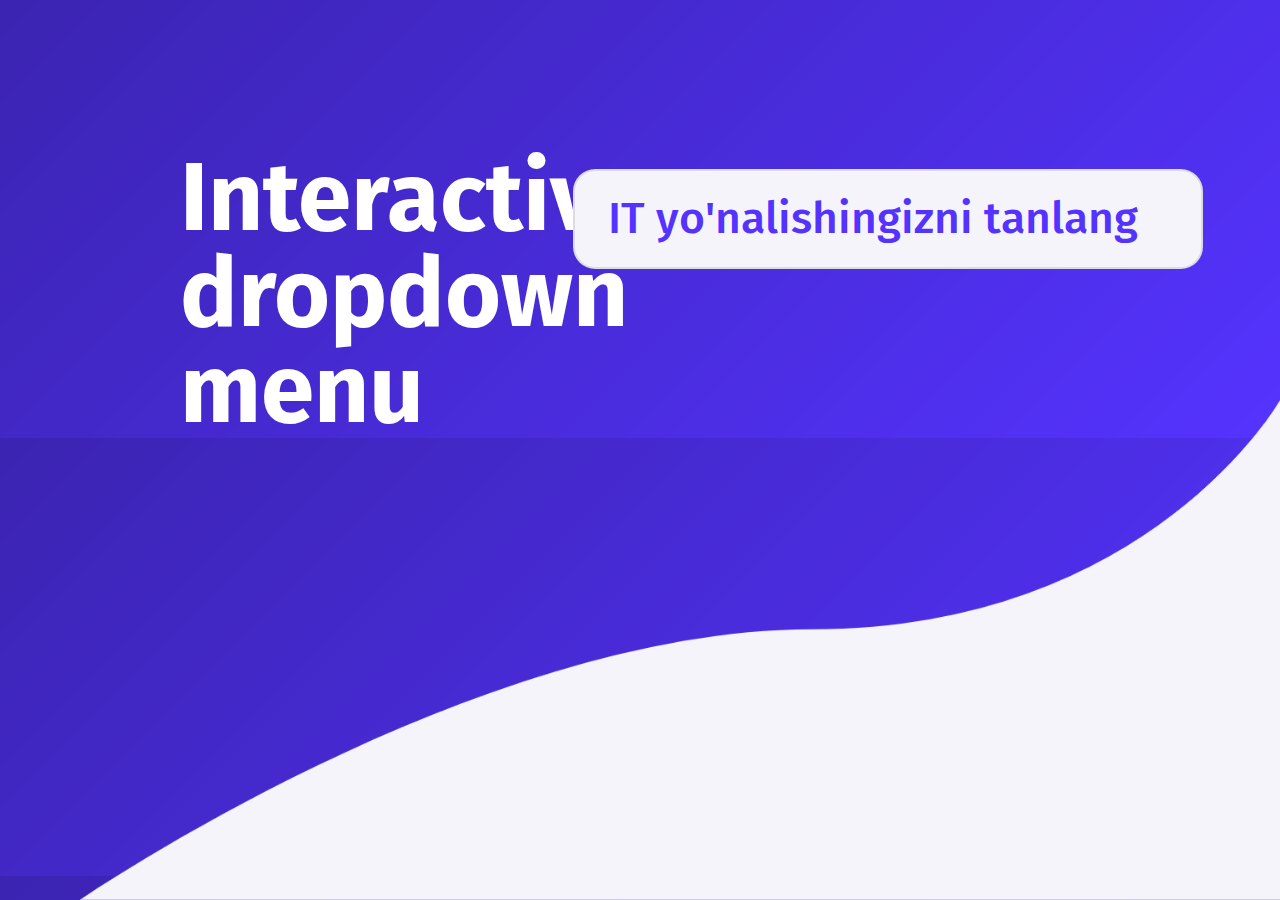
<file: 10ci dars/index.html>
<!DOCTYPE html>
<html lang="en">
<head>
    <meta charset="UTF-8">
    <meta name="viewport" content="width=device-width, initial-scale=1.0">
    <title>Document</title>
    <link rel="stylesheet" href="https://cdnjs.cloudflare.com/ajax/libs/font-awesome/6.6.0/css/all.min.css" integrity="sha512-Kc323vGBEqzTmouAECnVceyQqyqdsSiqLQISBL29aUW4U/M7pSPA/gEUZQqv1cwx4OnYxTxve5UMg5GT6L4JJg==" crossorigin="anonymous" referrerpolicy="no-referrer" />
    <link rel="stylesheet" href="style.css">
</head>
<body>
    <div class="container">
        <div class="content">
            <h1>
                Interactive dropdown menu 
            </h1>
        </div>
        <img src="./Rectangle 1.png" alt="">
        <div class="dropdown">
            <div class="dropdown-header">
                IT yo'nalishingizni tanlang<i class="fa-solid fa-chevron-down"></i>
            </div>
            <div class="dropdown-menu">

            </div>
        </div>
    </div>
</body>
</html>
</file>
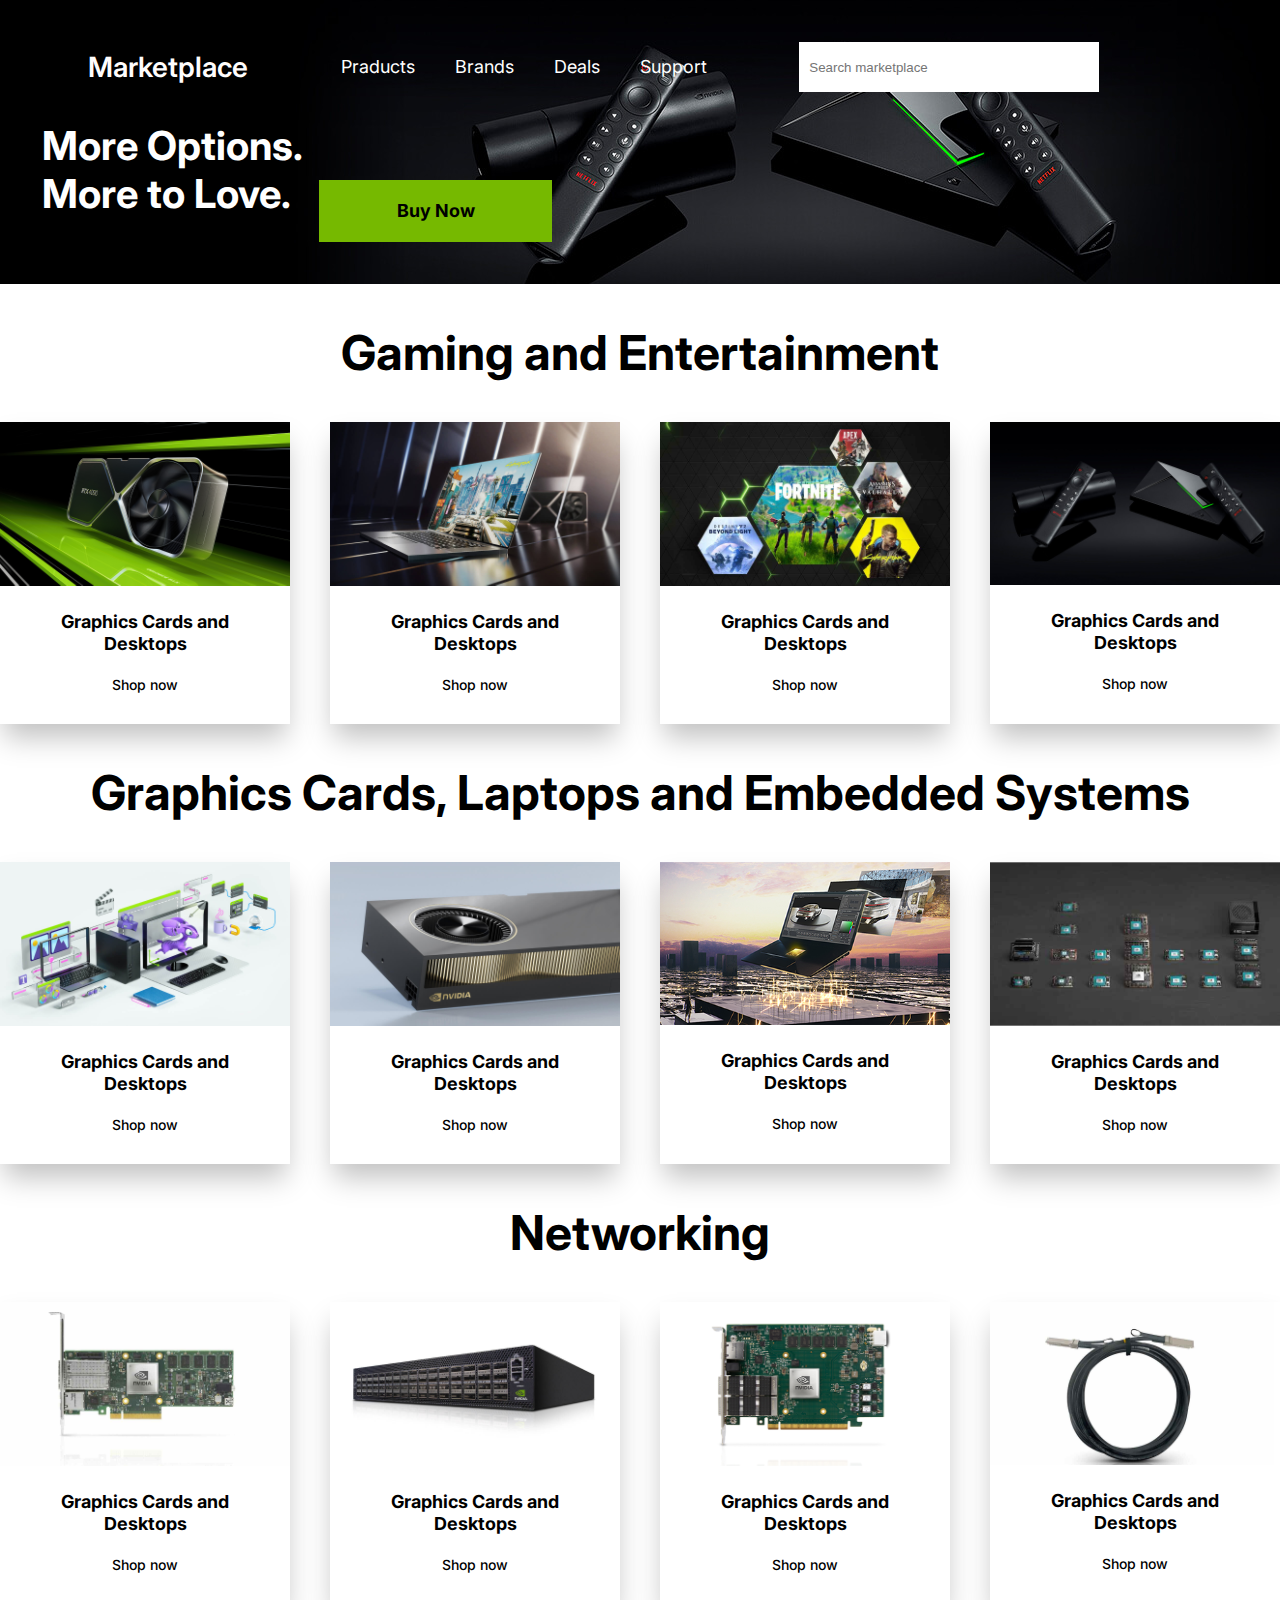
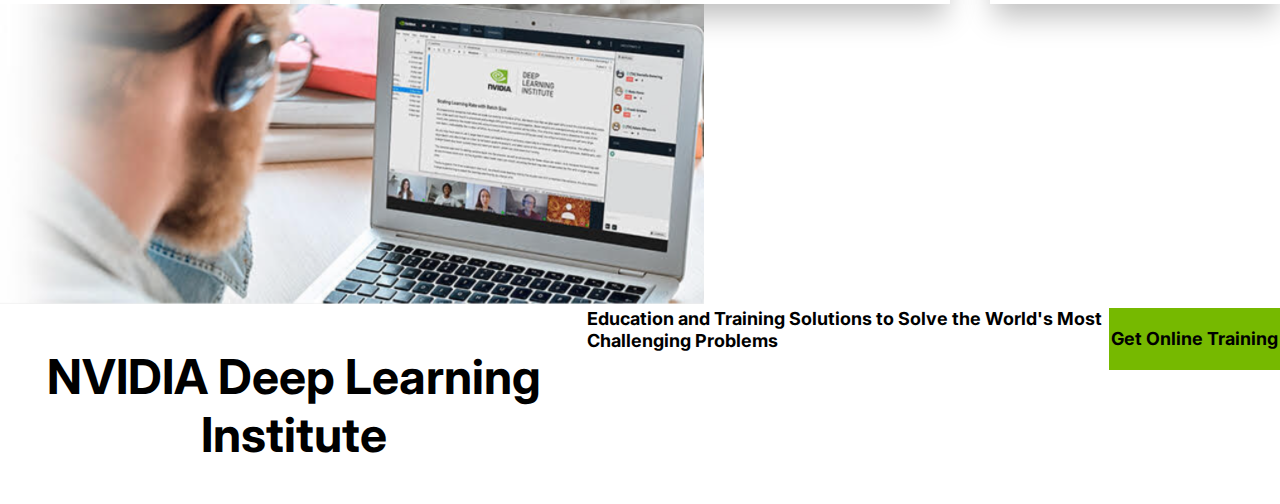
<file: 11ci dars/index.html>
<!DOCTYPE html>
<html lang="en">
<head>
    <meta charset="UTF-8">
    <meta name="viewport" content="width=, initial-scale=1.0">
    <title>Document</title>
    <link rel="stylesheet" href="https://cdnjs.cloudflare.com/ajax/libs/font-awesome/6.6.0/css/all.min.css" integrity="sha512-Kc323vGBEqzTmouAECnVceyQqyqdsSiqLQISBL29aUW4U/M7pSPA/gEUZQqv1cwx4OnYxTxve5UMg5GT6L4JJg==" crossorigin="anonymous" referrerpolicy="no-referrer" />
    <link rel="preconnect" href="https://fonts.googleapis.com">
<link rel="preconnect" href="https://fonts.gstatic.com" crossorigin>
<link href="https://fonts.googleapis.com/css2?family=Fira+Sans:ital,wght@0,100;0,200;0,300;0,400;0,500;0,600;0,700;0,800;0,900;1,100;1,200;1,300;1,400;1,500;1,600;1,700;1,800;1,900&family=Inter:ital,opsz,wght@0,14..32,100..900;1,14..32,100..900&family=Kanit:ital,wght@0,100;0,200;0,300;0,400;0,500;0,600;0,700;0,800;0,900;1,100;1,200;1,300;1,400;1,500;1,600;1,700;1,800;1,900&family=Open+Sans:ital,wght@0,300..800;1,300..800&family=Poppins:ital,wght@0,100;0,200;0,300;0,400;0,500;0,600;0,700;0,800;0,900;1,100;1,200;1,300;1,400;1,500;1,600;1,700;1,800;1,900&family=Roboto:ital,wght@0,100;0,300;0,400;0,500;0,700;0,900;1,100;1,300;1,400;1,500;1,700;1,900&family=Rubik:ital,wght@0,300..900;1,300..900&display=swap" rel="stylesheet">
    <link href="https://unpkg.com/aos@2.3.1/dist/aos.css" rel="stylesheet">
    <link rel="stylesheet" href="style.css">
</head>
<body>
   <header>
    <div class="container">
        <h2>Marketplace</h2>

        <nav>
            <a href="#">Praducts</a>
            <a href="#">Brands</a>
            <a href="#">Deals</a>
            <a href="#">Support</a>

        </nav>
        <input type="text" placeholder="Search marketplace"><i class="fa-solid fa-magnifying-glass" style="color: #8b8e92;"></i>
    </div>

    <div class="content">
        <h1>More Options. More to Love.</h1> 
            <button>Buy Now</button>
    </div>
   </header>

   <main>

    <section id="hero">

        <h3>Gaming and Entertainment</h3>

        <div class="container">
            
           <div class="card-content">
            <div class="card1">

                <div class="card-img">
                    <img src="./img/card1 1.png" alt="">
                </div>

                <div class="card-tittle">
                    Graphics Cards and Desktops
                </div>

                <div class="cardbtn">
                    Shop now 
                </div>

            </div>

            <div class="card1">

                <div class="card-img">
                    <img src="./img/card2 1.png" alt="">
                </div>

                <div class="card-tittle">
                    Graphics Cards and Desktops
                </div>

                <div class="cardbtn">
                    Shop now 
                </div>

            </div>

            <div class="card1">

                <div class="card-img">
                    <img src="./img/card3 1.png" alt="">
                </div>

                <div class="card-tittle">
                    Graphics Cards and Desktops
                </div>

                <div class="cardbtn">
                    Shop now 
                </div>

            </div>

            <div class="card1">

                <div class="card-img">
                    <img src="./img/card4 1.png" alt="">
                </div>

                <div class="card-tittle">
                    Graphics Cards and Desktops
                </div>

                <div class="cardbtn">
                    Shop now 
                </div>

            </div>

           </div>

        </div>
    </section>

    <!-- 1ci section tugadi -->

    <section id="ikki">

        <h3>Graphics Cards, Laptops and Embedded Systems</h3>

        <div class="container">

            <div class="card-content">
                <div class="card1">
    
                    <div class="card-img">
                        <img src="./img/card5 1.png" alt="">
                    </div>
    
                    <div class="card-tittle">
                        Graphics Cards and Desktops
                    </div>
    
                    <div class="cardbtn">
                        Shop now 
                    </div>
    
                </div>
    
                <div class="card1">
    
                    <div class="card-img">
                        <img src="./img/card6 1.png" alt="">
                    </div>
    
                    <div class="card-tittle">
                        Graphics Cards and Desktops
                    </div>
    
                    <div class="cardbtn">
                        Shop now 
                    </div>
    
                </div>
    
                <div class="card1">
    
                    <div class="card-img">
                        <img src="./img/card7 1.png" alt="">
                    </div>
    
                    <div class="card-tittle">
                        Graphics Cards and Desktops
                    </div>
    
                    <div class="cardbtn">
                        Shop now 
                    </div>
    
                </div>
    
                <div class="card1">
    
                    <div class="card-img">
                        <img src="./img/card8 1.png" alt="">
                    </div>
    
                    <div class="card-tittle">
                        Graphics Cards and Desktops
                    </div>
    
                    <div class="cardbtn">
                        Shop now 
                    </div>
    
                </div>
    
               </div>

        </div>

    </section>

    <!-- 2ci section tugadi -->

    <section id="uch">

        <h3>Networking</h3>
        
        <div class="container">
            
            <div class="card-content">
                <div class="card1">
    
                    <div class="card-img">
                        <img src="./img/card9 1.png" alt="">
                    </div>
    
                    <div class="card-tittle">
                        Graphics Cards and Desktops
                    </div>
    
                    <div class="cardbtn">
                        Shop now 
                    </div>
    
                </div>
    
                <div class="card1">
    
                    <div class="card-img">
                        <img src="./img/card91 1.png" alt="">
                    </div>
    
                    <div class="card-tittle">
                        Graphics Cards and Desktops
                    </div>
    
                    <div class="cardbtn">
                        Shop now 
                    </div>
    
                </div>
    
                <div class="card1">
    
                    <div class="card-img">
                        <img src="./img/card92 1.png" alt="">
                    </div>
    
                    <div class="card-tittle">
                        Graphics Cards and Desktops
                    </div>
    
                    <div class="cardbtn">
                        Shop now 
                    </div>
    
                </div>
    
                <div class="card1">
    
                    <div class="card-img">
                        <img src="./img/card93 1.png" alt="">
                    </div>
    
                    <div class="card-tittle">
                        Graphics Cards and Desktops
                    </div>
    
                    <div class="cardbtn">
                        Shop now 
                    </div>
    
                </div>
    
               </div>

        </div>

    </section>

   </main>

   <footer>
    
    <div class="container">
        <img src="./img/computer 1.png" alt="">

        <div class="content">
            <h3>NVIDIA Deep 
                Learning Institute</h3>

                <p>Education and Training Solutions to Solve the
                    World's Most Challenging Problems</p>

                    <button>Get Online Training</button>
        </div>

    </div>

   </footer>

</body>
</html>
</file>
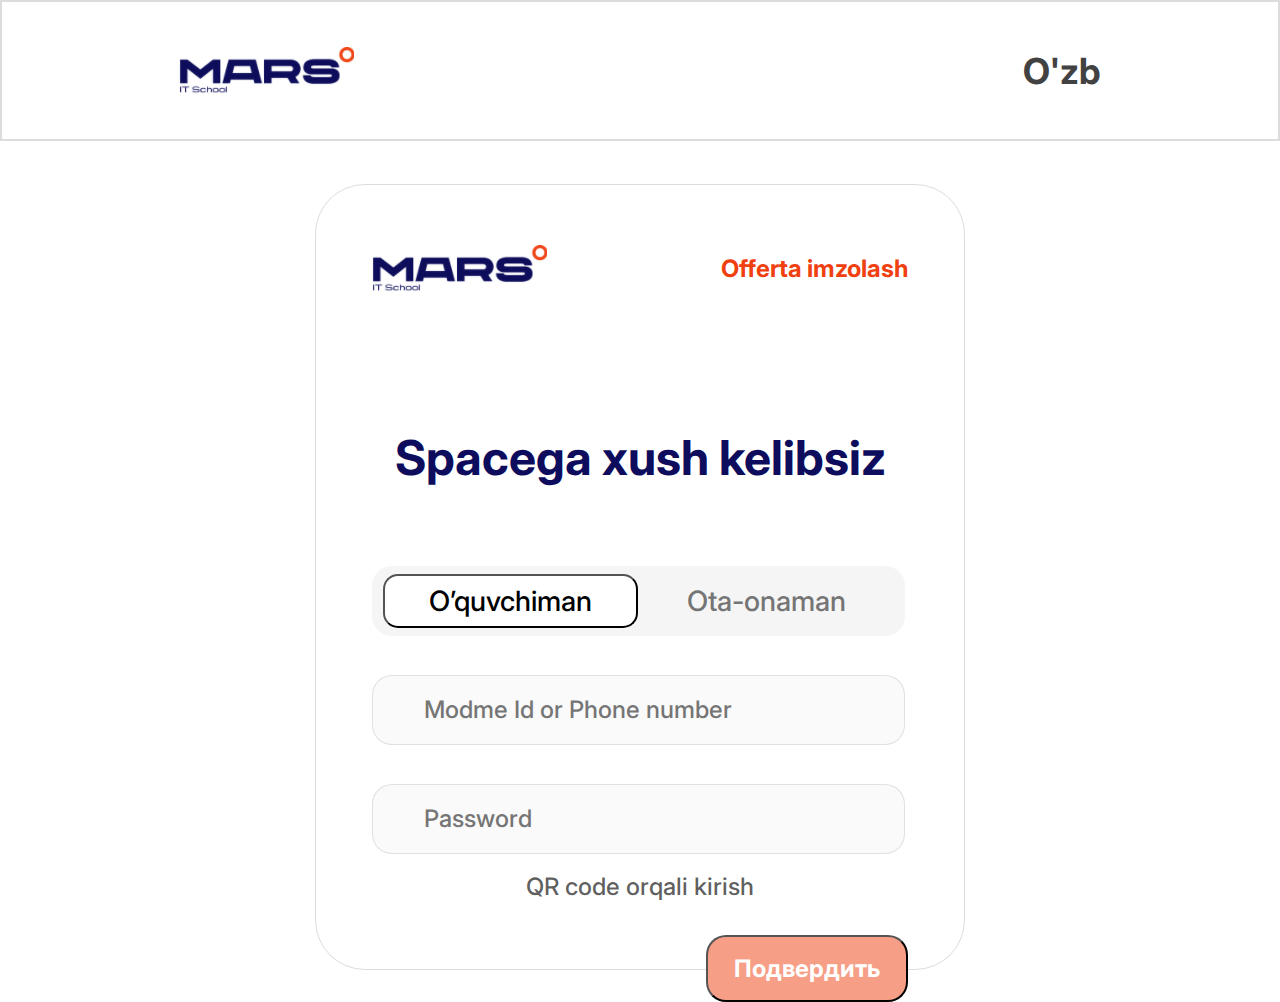
<file: 1ci dars/index.html>
<!DOCTYPE html>
<html lang="en">
<head>
    <meta charset="UTF-8">
    <meta name="viewport" content="width=device-width, initial-scale=1.0">
    <title>Document</title>
    <link rel="stylesheet" href="./style.css">
</head>
<link rel="stylesheet" href="https://cdnjs.cloudflare.com/ajax/libs/font-awesome/6.6.0/css/all.min.css" integrity="sha512-Kc323vGBEqzTmouAECnVceyQqyqdsSiqLQISBL29aUW4U/M7pSPA/gEUZQqv1cwx4OnYxTxve5UMg5GT6L4JJg==" crossorigin="anonymous" referrerpolicy="no-referrer" />
<body>
    <header>
        <div class="container">
            <img src="image 2 (4).png" alt="">
            <nav>
                <i class="fa-solid fa-globe"></i>
                <a href="#">O'zb</a>
            </nav>

        </div>
    </header>
    <main>
        <section id="hero">
            <div class="container">
                <div class="box">
                    <div class="box_header">
                        <img src="image 2 (4).png" alt="">
                        <a href="#">Offerta imzolash   <i class="fa-solid fa-right-from-bracket"></i> </a>
                        
                    </div>
                    <h2>Spacega xush kelibsiz</h2>
                        <div class="ota-ona">
                            <button>O’quvchiman</button>
                            <p>Ota-onaman</p>
                        </div>
                        <div class="input">
                            <input type="text" placeholder="Modme Id or Phone number">
                        </div>
                        <div class="input2">
                            <input type="tel" placeholder="Password">
                        </div>
                        <div class="p">
                            <p>QR code orqali kirish</p>
                        </div>
                        <div class="botton">
                            <button>Подвердить</button>
                        </div>
                    </div>
                </div>
            </div>
        </section>
    </main>
</body>
</html>
</file>
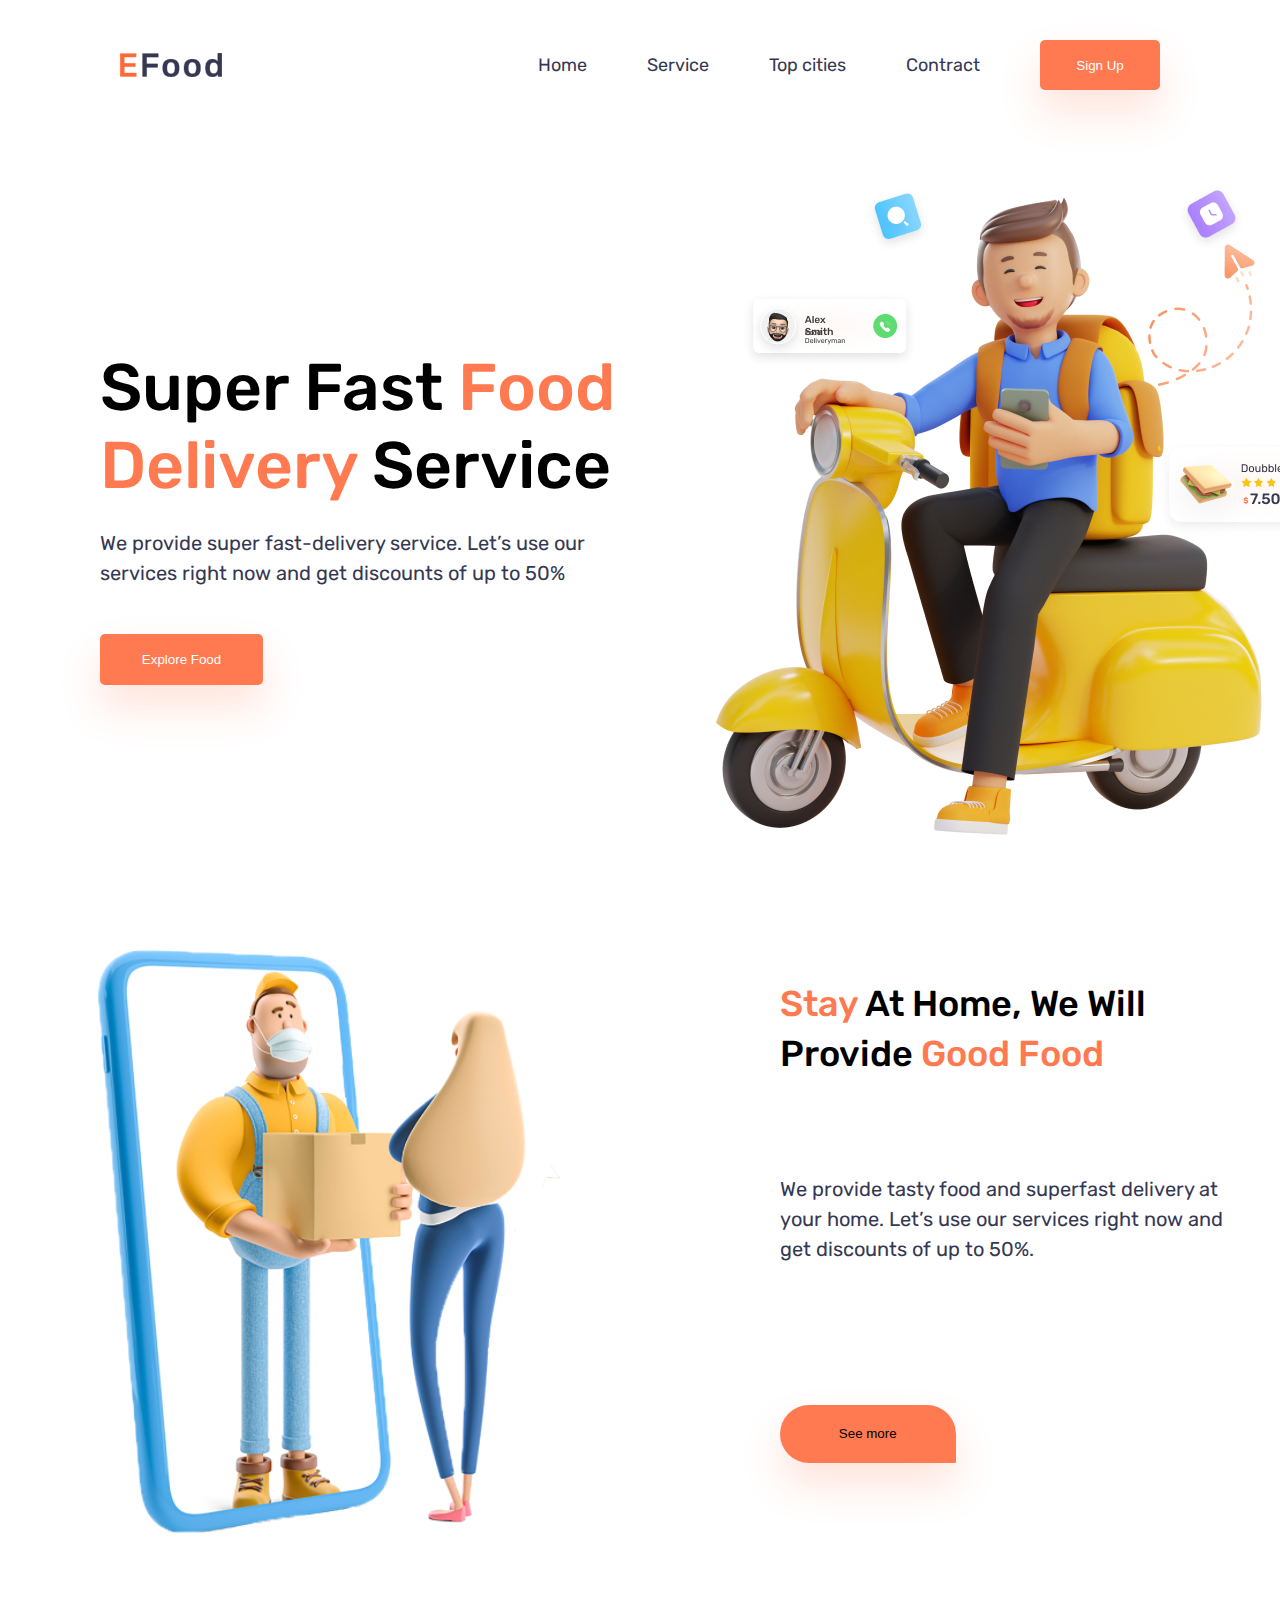
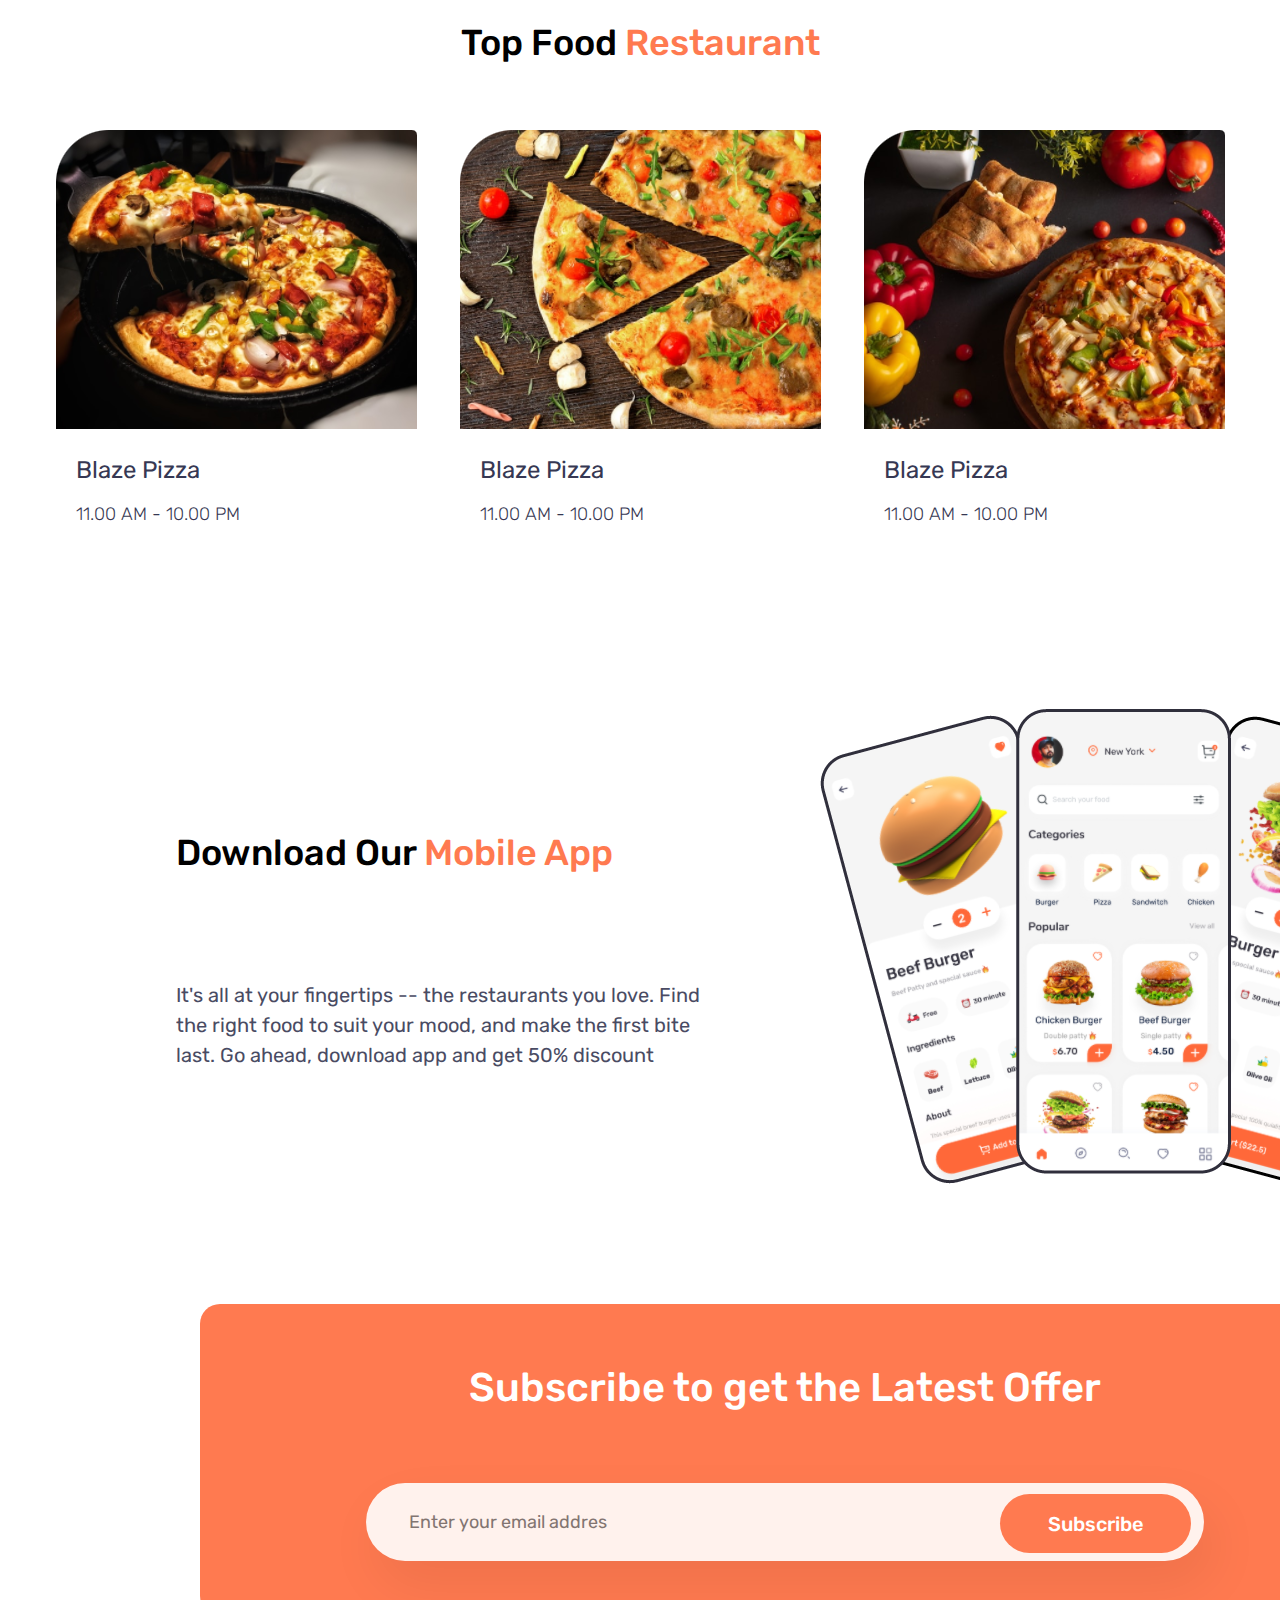
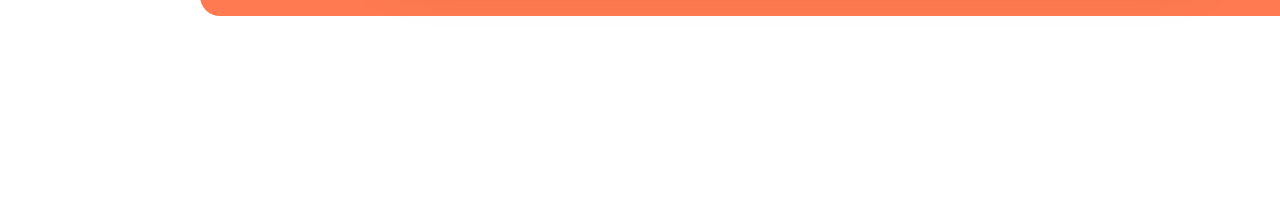
<file: 2ci dars/index.html>
<!DOCTYPE html>
<html lang="en">
<head>
    <meta charset="UTF-8">
    <meta name="viewport" content="width=device-width, initial-scale=1.0">
    <title>Document</title>
    <link rel="stylesheet" href="./style.css">
</head>
<body>
    <header>
        <div class="container">
            <img src="img/EFood.png" alt="">
            <nav>
                <a href="#">Home</a>

                <a href="#">Service</a>

                <a href="#">Top cities</a>

                <a href="#">Contract</a>

                <button>Sign Up</button>
            </nav>
            
        </div>
    </header>
    <main>
        <section id="hero">
            <div class="container">
               <div class="content">
                <h1>Super Fast <span>Food Delivery</span> Service</h1>
                <p>We provide super fast-delivery service. Let’s use our services right now and get discounts of up to 50%
                    <button>Explore Food</button>
                </p>
               </div>
                <img src="img/Group 36208 1.png" alt="">
            </div>
        </section>

        <section id="flex">

                <div class="container">

                        <div class="flex-content">

                                <div class="flex-left">
                                    <img src="img/food delivery 4.png" alt="">
                                </div>

                                <div class="flex-right">

                                        <div class="title">
                                            <span>Stay</span> at home, we will Provide <span>good food</span>
                                        </div>

                                        <div class="text">
                                            We provide tasty food and superfast delivery at your home.  Let’s use our services right now and get discounts of up to 50%.
                                        </div>

                                        <div class="btn">
                                            <button>See more</button>
                                        </div>

                                </div>

                        </div>

                </div>

        </section>
        <section id="tilla">
            <div class="container">
                <h2>Top Food <span>Restaurant</span></h2>

                    <div class="food-content">

                            <div class="card-1">

                                    <div class="card-img">
                                        <img src="img/Rectangle 53.png" alt="">
                                    </div>

                                    <div class="card-title">
                                        Blaze Pizza
                                    </div>

                                    <div class="icon-content">

                                            <div class="time">
                                                11.00 AM - 10.00 PM
                                            </div>


                                    </div>

                            </div>

                            <div class="card-1">

                                <div class="card-img">
                                    <img src="img/Rectangle 53 (1).png" alt="">
                                </div>

                                <div class="card-title">
                                    Blaze Pizza
                                </div>

                                <div class="icon-content">

                                        <div class="time">
                                            11.00 AM - 10.00 PM
                                        </div>


                                </div>

                        </div>
                        
                        <div class="card-1">

                            <div class="card-img">
                                <img src="img/Rectangle 53 (2).png" alt="">
                            </div>

                            <div class="card-title">
                                Blaze Pizza
                            </div>

                            <div class="icon-content">

                                    <div class="time">
                                        11.00 AM - 10.00 PM
                                    </div>


                            </div>

                    </div>

                    </div>

            </div>
        </section>

        <section id="mobile">

            <div class="container">

                <div class="promax">

                    <div class="leftt">
                        <h2>Download  Our <span>Mobile App</span></h2>

                        <p>It's all at your fingertips -- the restaurants you love. Find the right food to suit your mood, and make the first bite last. Go ahead, download app and get 50% discount
        
                        </p>
                    </div>

                    <div class="right">
                        <img src="img/Group 170.png" alt="">
                    </div>


                </div>
            </div>
            
        </section>

    </main>

    <footer>
        <div class="container">
            <div class="offer">
                <h2>Subscribe to get the Latest Offer</h2>

                    <div class="inp-1">
                        <input type="text" placeholder="Enter your email addres">
                    </div>
                    <div class="knopka">
                        <button>Subscribe</button>
                    </div>

            </div>
        </div>
    </footer>
</body>
</html>
</file>
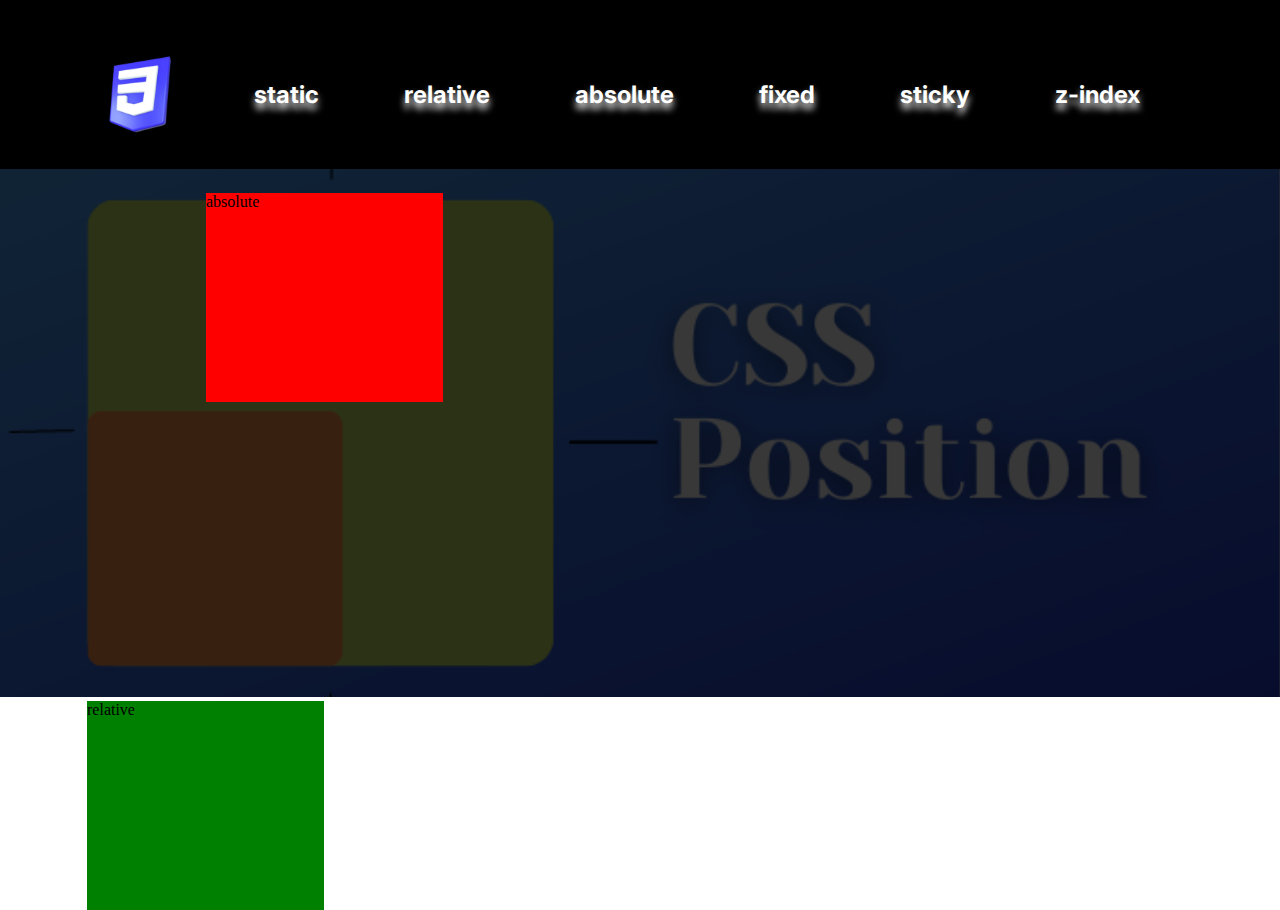
<file: 3ci dars/index.html>
<!DOCTYPE html>
<html lang="en">
<head>
    <meta charset="UTF-8">
    <meta name="viewport" content="width=device-width, initial-scale=1.0">
    <title>Document</title>
    <link rel="stylesheet" href="./style.css">
</head>
<body>
    <header>
        <div class="container">
            <img src="./img/image 1 (1).svg" alt="">

            <nav>
                <a href="#">static  </a>

                <a href="#">relative </a>

                <a href="#">absolute </a>

                <a href="#">fixed </a>

                <a href="#">sticky </a>

                <a href="#">z-index</a>
            </nav>

        </div>
    </header>

    <main>
        <section id="bir">
            <img src="./img/Rectangle 2 (1).svg" alt="">
            <div class="container">
                <div class="box">
                    <div class="yashil">
                        relative
                    </div>
                    <div class="qizil">
                        absolute
                    </div>
                </div>

            </div>
        </section>
    </main>
</body>
</html>
</file>
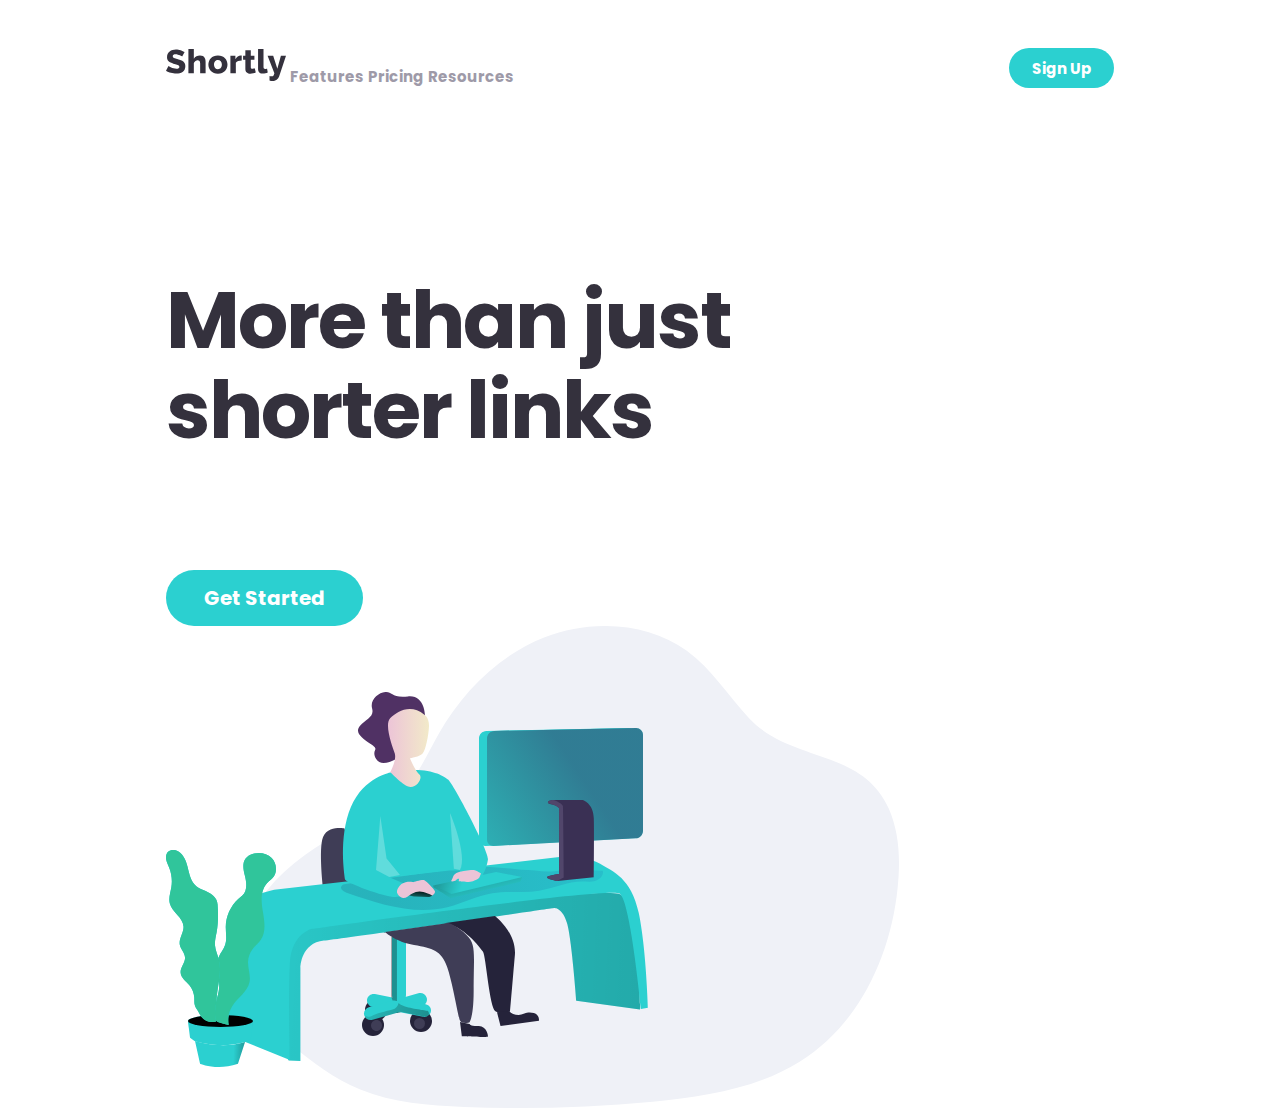
<file: 4ci dars/index.html>
<!DOCTYPE html>
<html lang="en">
<head>
    <meta charset="UTF-8">
    <meta name="viewport" content="width=device-width, initial-scale=1.0">
    <title>Document</title><link rel="stylesheet" href="./style.css">
</head>
<body>
    <header>
        <div class="container">
            <nav>
                <img src="./img/logo (4).svg" alt="">

                <a href="#">Features</a>

                <a href="#">Pricing</a>

                <a href="#">Resources</a>
            </nav>

            <button>Sign Up</button>
            
        </div>

    </header>
    
    <main>

        <section id="hero">

            <div class="container">

                <div class="content">
                    <h1>
                        More than just shorter links
                    </h1>

                    <button>Get Started</button>

                </div>

                <img src="img/hero-bg (1).svg" alt="">

            </div>

        </section>

    </main>

</body>
</html>
</file>
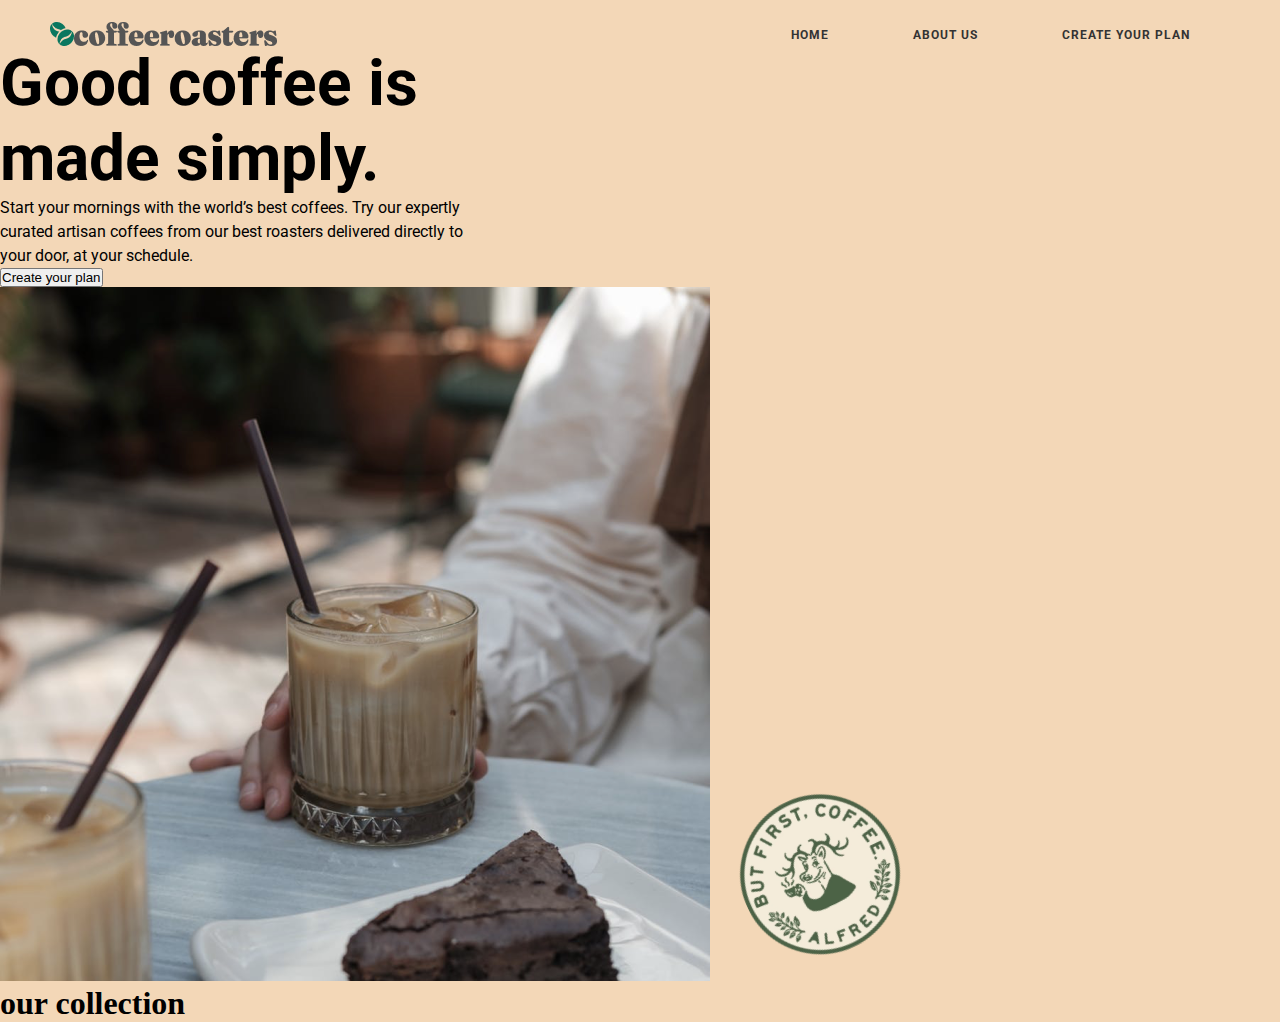
<file: 6ci dars/index.html>
<!DOCTYPE html>
<html lang="en">
<head>
    <meta charset="UTF-8">
    <meta name="viewport" content="width=device-width, initial-scale=1.0">
    <title>Document</title>
    <link rel="stylesheet" href="./style.css">
</head>
<body>
    <div class="bruh">
        <header>
            <div class="container">
                <img src="img/Group 3614.png" alt="">
    
                <nav>
                    <a href="#">HOME</a>
    
                    <a href="./about.html">ABOUT US</a>
    
                    <a href="#">CREATE YOUR PLAN</a>
                </nav>
    
            </div>
        </header>
    
        <main>
            <section id="hero">
                <div class="container">
                    <div class="left">
                        <h1>Good coffee 
                        is made simply.</h1>
                        <p>
                            Start your mornings with the world’s best coffees. Try our expertly curated artisan coffees from our best roasters delivered directly to your door, at your schedule.
                        </p>
                        <button>Create your plan</button>
                    </div>
                    <div class="right">
                        <img src="img/Rectangle 679.png" alt="">
                        <img src="img/image 40.svg" alt="">
                    </div>
                </div>
            </section>
            <section id="ikki">
                <div class="container">
                    <h1>our collection</h1>
                </div>
            </section>
        </main>
    </div>

</body>
</html>
</file>
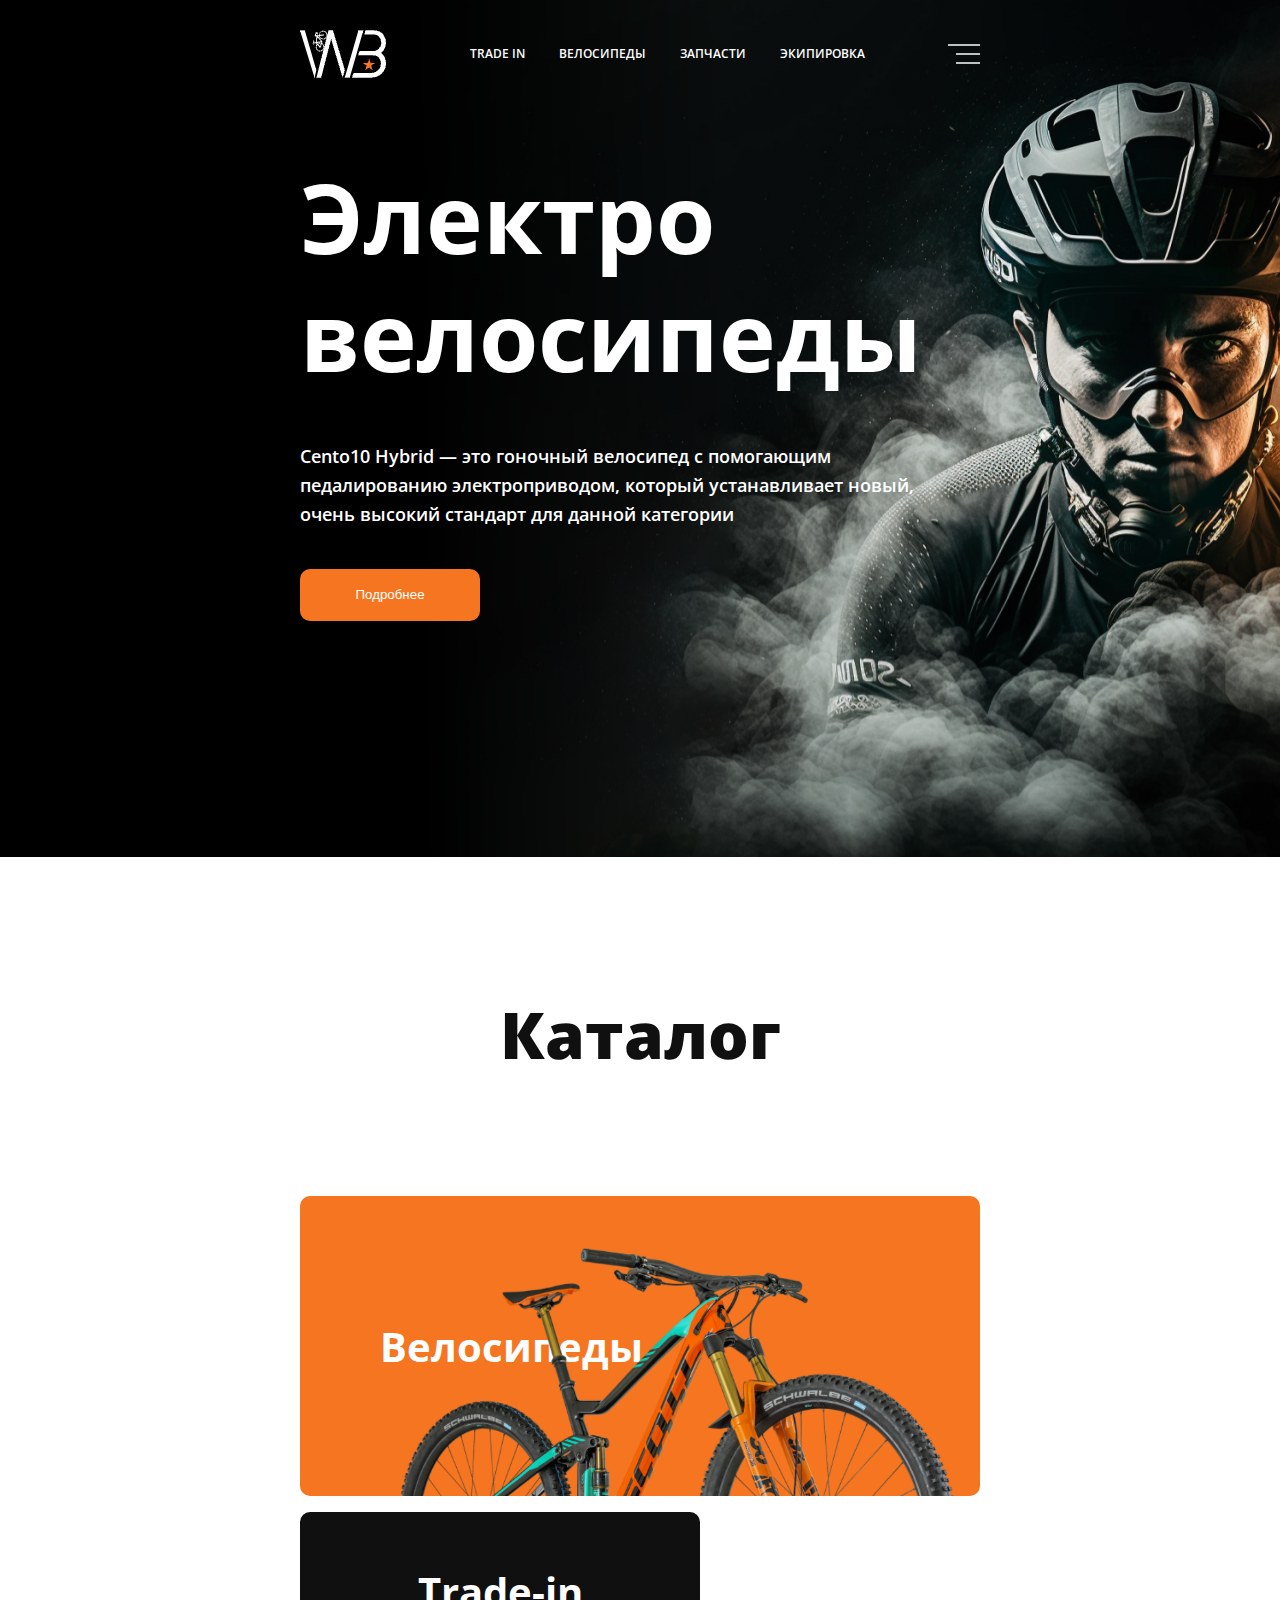
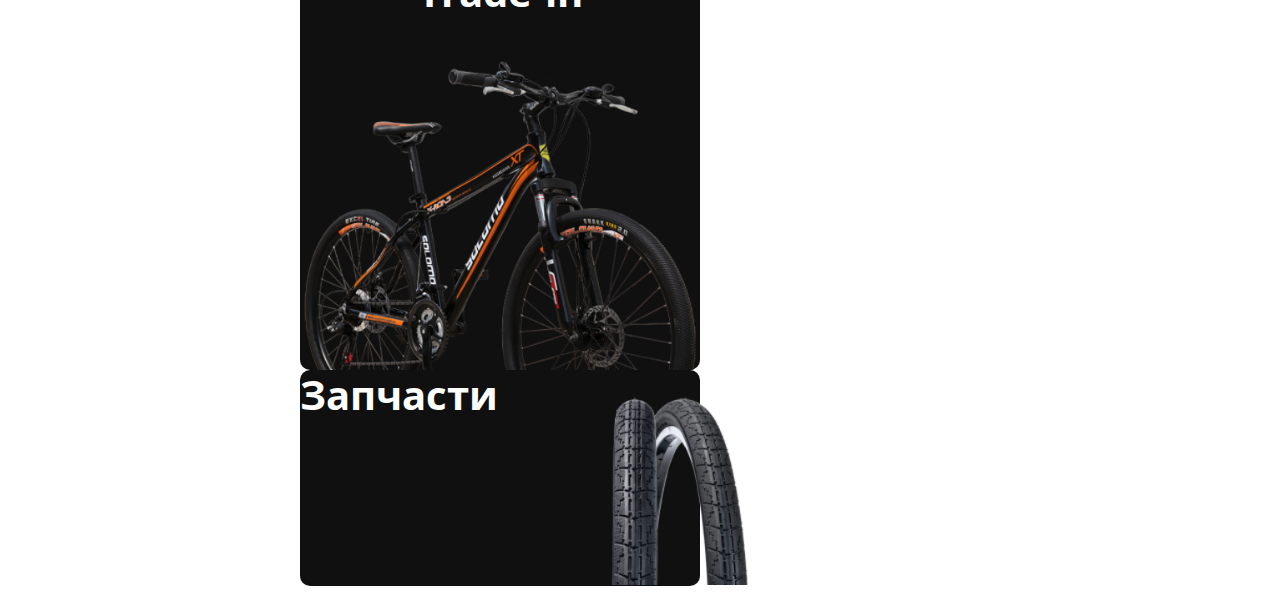
<file: 8ci dars/index.html>
<!DOCTYPE html>
<html lang="en">
<head>
    <meta charset="UTF-8">
    <meta name="viewport" content="width=device-width, initial-scale=1.0">
    <title>Document</title>
    <link rel="stylesheet" href="./style.css">
</head>
<body>
    <header>
        <div class="container">
            <img src="./img/Слой 2.png" alt="">

            <nav>
                <a href="#">Trade In</a>
                <a href="#">Велосипеды</a>
                <a href="#">Запчасти</a>
                <a href="#">Экипировка</a>

            </nav>

            <img src="./img/Frame 62.png" alt="">

        </div>
        <div class="content">
            <h1>Электро велосипеды</h1>
            <p>Cento10 Hybrid — это гоночный велосипед с помогающим педалированию электроприводом, который устанавливает новый, очень высокий стандарт для данной категории</p>
            <button>Подробнее</button>
        </div>
    </header>
    <main>
        <section id="catalog">
            <div class="container">
                <h2>Каталог</h2>
                <div class="blok1">
                    <h3>Велосипеды</h3>
                    <img width="600px" src="./img/pngwing.png" alt="">
                </div>
                <div class="blok2">
                    <div class="left">
                        <h4>Trade-in</h4>
                        <img width="420px" src="./img/pngwing 2.png" alt="">
                    </div>
                </div>
                <div class="box">
                    <div class="right">
                        <div class="box1">
                            <h4>Запчасти</h4>
                            <img width="200px" src="./img/pngwing (1).png" alt="">
                        </div>
                        
                    </div>
                </div>
            </div>
        </section>
    </main>
</body>
</html>
</file>
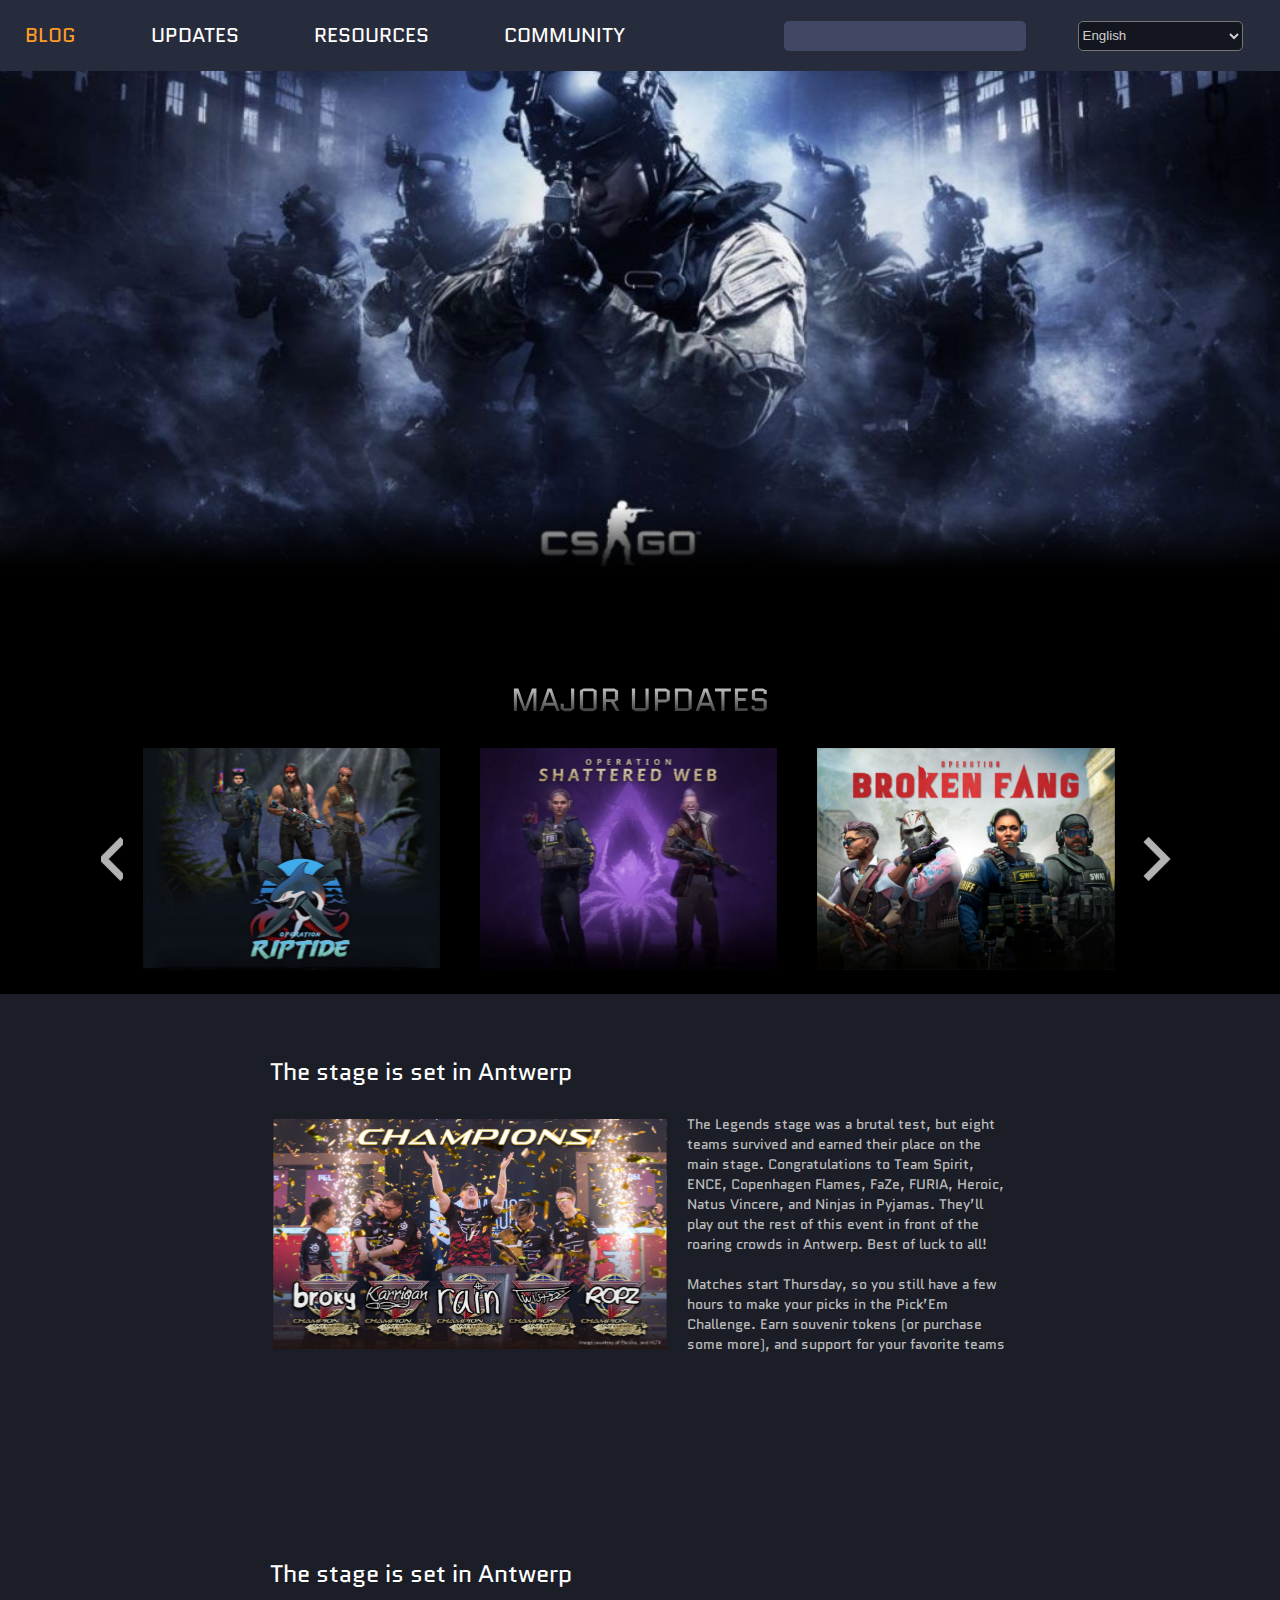
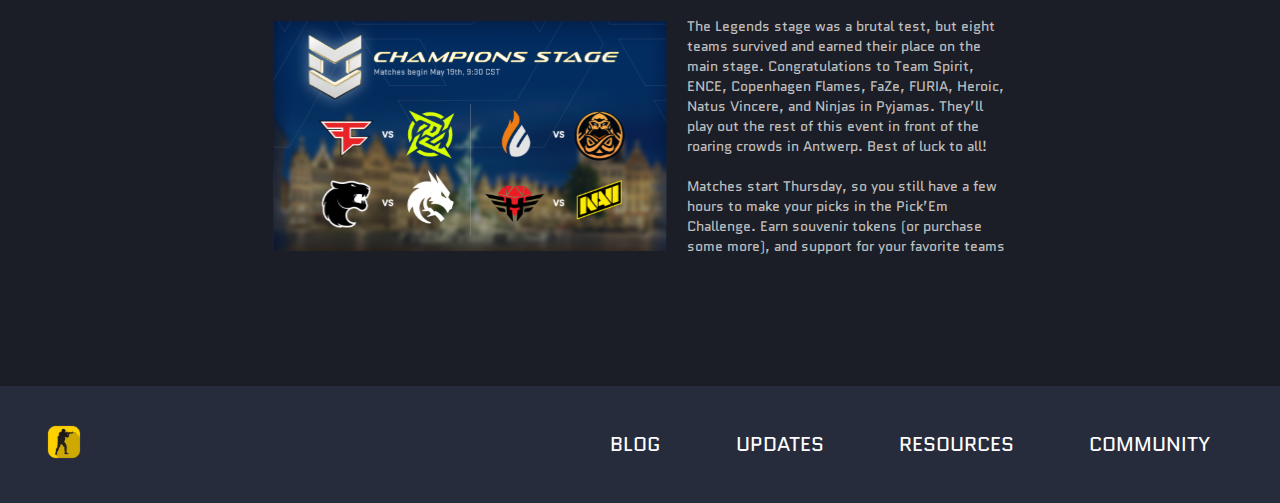
<file: exam/index.html>
<!DOCTYPE html>
<html lang="en">
<head>
    <meta charset="UTF-8">
    <meta name="viewport" content="width=device-width, initial-scale=1.0">
    <title>Document</title>
    <link rel="stylesheet" href="https://cdnjs.cloudflare.com/ajax/libs/font-awesome/6.7.0/css/all.min.css" integrity="sha512-9xKTRVabjVeZmc+GUW8GgSmcREDunMM+Dt/GrzchfN8tkwHizc5RP4Ok/MXFFy5rIjJjzhndFScTceq5e6GvVQ==" crossorigin="anonymous" referrerpolicy="no-referrer" />
    <link rel="stylesheet" href="style.css">
</head>
<body>
    <header>
        <div class="container">
            <nav>
                <a href="#">BLOG</a>
                <a href="#">UPDATES</a>
                <a href="#">RESOURCES</a>
                <a href="#">COMMUNITY</a>
            </nav>
            <div class="blok">
                <input type="text"><i class="fa-solid fa-magnifying-glass" style="color: #c7c9cc;"></i>
            <select name="" id="dropdown">
                <option value="" selected>English</option>
                <option value="">Russian</option>
                <option value="">Uzbekistan</option>
            </select>
            </div>
        </div>
    </header>

    <main>
        <section id="bir">
            <div class="container">
                <img src="./img/Bg.svg" alt="">
            </div>
        </section>

        <!-- 1ci section tugadi -->

        <section id="ikki">
            <div class="container">
                <h2>
                    MAJOR UPDATES
                </h2>

                <div class="section-content">

                    <div class="ikki-icon">
                        <img src="./img/slider button 2.svg" alt="">
                    </div>

                    <div class="ikki-img">
                        <img src="./img/facebook 1.svg" alt="">
                    </div>

                    <div class="ikk-img">
                        <img src="./img/shatteredweb_blog_image 1.svg" alt="">
                    </div>

                    <div class="ikk-img">
                        <img src="./img/bf_blog_image 1.svg" alt="">
                    </div>

                    <div class="ikki-icon">
                        <img src="./img/slider button 1.svg" alt="">
                    </div>

                </div>

            </div>
        </section>

        <!-- 2ci section tugadi -->

        <section id="uch">
            <div class="container">
                <div class="uch-content">

                    <div class="uch-left">

                        
                <div class="uch-title">
                    The stage is set in Antwerp
                </div>

                        <div class="uch-img">
                            <img height="230" width="400" src="img/antwerp2022_champions_stickers 1 (2).svg" alt="">
                        </div>


                    </div>

                    <div class="uch-right">
                        
                        <div class="uch-text">
                            The Legends stage was a brutal test, but eight teams survived and earned their place on the main stage. Congratulations to Team Spirit, ENCE, Copenhagen Flames, FaZe, FURIA, Heroic, Natus Vincere, and Ninjas in Pyjamas. They’ll play out the rest of this event in front of the roaring crowds in Antwerp. Best of luck to all! <br> <br>

                            Matches start Thursday, so you still have a few hours to make your picks in the Pick’Em Challenge. Earn souvenir tokens (or purchase some more), and support for your favorite teams</div>
                    </div>

                </div>

                <div class="uch-content1">

                    <div class="uch-left">

                        
                <div class="uch-title">
                    The stage is set in Antwerp
                </div>

                        <div class="uch-img">
                            <img height="230" width="400" src="img/antwerp2022_champions_stickers 1 (1).svg" alt="">
                        </div>


                    </div>

                    <div class="uch-right">
                        
                        <div class="uch-text">
                            The Legends stage was a brutal test, but eight teams survived and earned their place on the main stage. Congratulations to Team Spirit, ENCE, Copenhagen Flames, FaZe, FURIA, Heroic, Natus Vincere, and Ninjas in Pyjamas. They’ll play out the rest of this event in front of the roaring crowds in Antwerp. Best of luck to all! <br> <br>

                            Matches start Thursday, so you still have a few hours to make your picks in the Pick’Em Challenge. Earn souvenir tokens (or purchase some more), and support for your favorite teams</div>
                    </div>

                </div>

            </div>
        </section>

    </main>

    <footer>
        <div class="container">
            <div class="footer-content">
                <img src="./img/image 1.svg" alt="">
            </div>
            <nav>
                <a href="#">BLOG</a>
                <a href="#">UPDATES</a>
                <a href="#">RESOURCES</a>
                <a href="#">COMMUNITY</a>
            </nav>
        </div>
    </footer>

</body>
</html>
</file>
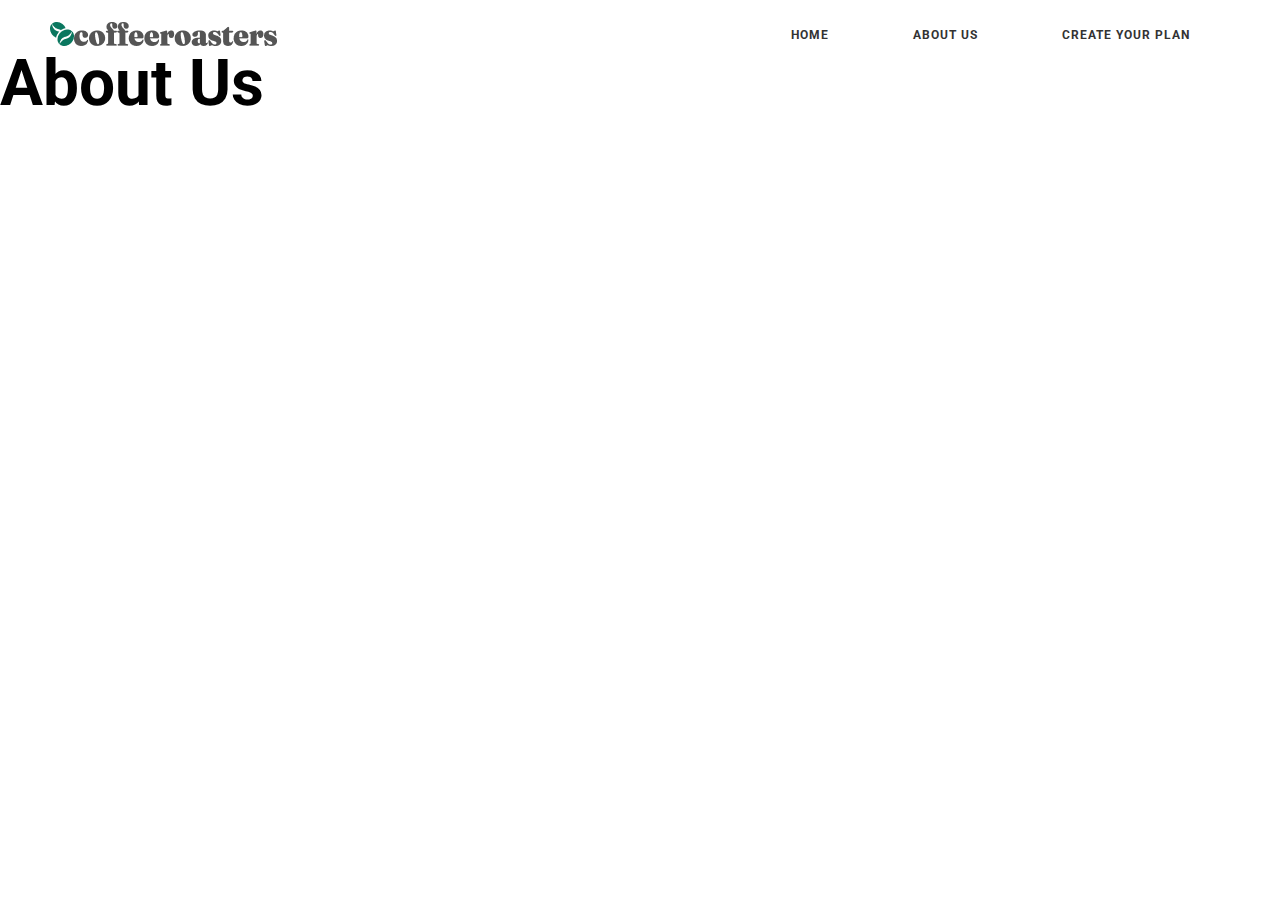
<file: 6ci dars/about.html>
<!DOCTYPE html>
<html lang="en">
<head>
    <meta charset="UTF-8">
    <meta name="viewport" content="width=device-width, initial-scale=1.0">
    <title>Document</title>
    <link rel="stylesheet" href="./style.css">
</head>
<body>
    <header>
        <div class="container">
            <img src="img/Group 3614.png" alt="">

            <nav>
                <a href="#">HOME</a>

                <a href="#">ABOUT US</a>

                <a href="./plan.html">CREATE YOUR PLAN</a>
            </nav>

        </div>
    </header>

    <main>
        <section id="about">
            <div class="container">
                <h1>About Us</h1>
            </div>
        </section>
    </main>

</body>
</html>
</file>
<file: 10ci dars/style.css>
@import url('https://fonts.googleapis.com/css2?family=Fira+Sans:ital,wght@0,100;0,200;0,300;0,400;0,500;0,600;0,700;0,800;0,900;1,100;1,200;1,300;1,400;1,500;1,600;1,700;1,800;1,900&family=Inter:ital,opsz,wght@0,14..32,100..900;1,14..32,100..900&family=Kanit:ital,wght@0,100;0,200;0,300;0,400;0,500;0,600;0,700;0,800;0,900;1,100;1,200;1,300;1,400;1,500;1,600;1,700;1,800;1,900&family=Open+Sans:ital,wght@0,300..800;1,300..800&family=Poppins:ital,wght@0,100;0,200;0,300;0,400;0,500;0,600;0,700;0,800;0,900;1,100;1,200;1,300;1,400;1,500;1,600;1,700;1,800;1,900&family=Roboto:ital,wght@0,100;0,300;0,400;0,500;0,700;0,900;1,100;1,300;1,400;1,500;1,700;1,900&family=Rubik:ital,wght@0,300..900;1,300..900&display=swap');



*{
    padding: 0;
    margin: 0;
    box-sizing: border-box;

}

body{
    background: linear-gradient(135.00deg, rgba(0, 0, 0, 0.3) 0.344%,rgba(0, 0, 0, 0) 100%),rgb(85, 51, 255);
}

img{
    width: 1200px;
    height: 500px;
    position: absolute;
    bottom: 0;
    right: 0;
}

.content h1 {
    color: rgb(255, 255, 255);
font-family: Fira Sans;
font-size: 96px;
font-weight: 700;
line-height: 100%;
letter-spacing: 0%;
text-align: left;
padding-left: 180px;
padding-top: 150px;
width: 573px;

}

.dropdown-header{
    width: 630px;
height: 100.47px;
background-color: rgb(245, 244, 251);
border-radius: 15px;
color: rgb(85, 51, 255);
font-family: Fira Sans;
font-size: 44.47px;
font-weight: 500;
line-height: 55.58px;
letter-spacing: 0%;
text-align: left;
box-sizing: border-box;
/* Stroke */
border: 2.78px solid rgba(0, 0, 0, 0.1);
border-radius: 22.23px;
gap: 30px;
/* Hover */
background: rgb(245, 244, 251);
display: flex;
align-items: center;
justify-content: center;

}

.container{
    display: flex;
    align-items: center;
}
</file>
<file: 11ci dars/style.css>
*{
    padding:0 ;
    margin: 0;
    box-sizing: border-box;

}

h2{
    color: rgb(255, 253, 253);
font-family: Inter;
font-size: 28px;
font-weight: 600;
line-height: 34px;
letter-spacing: 0%;
text-align: left;
}

h1{
    color: rgb(255, 255, 255);
font-family: Inter;
font-size: 40px;
font-weight: 700;
line-height: 48px;
letter-spacing: 0%;
text-align: left;
margin-top: 30px;
width: 277px;
}

h3{
    color: rgb(0, 0, 0);
font-family: Inter;
font-size: 48px;
font-weight: 700;
line-height: 58px;
letter-spacing: 0%;
text-align: center;
margin: 40px 40px;
}



header .container{
    display: flex;
    align-items: center;
    justify-content: space-around;
}

header{
    background-image: url(./img/slider2\ 1.png);
    padding: 42px ;
    background-repeat: no-repeat;
    background-size: cover;
}

a{
    color: rgb(255, 255, 255);
font-family: Inter;
font-size: 18px;
font-weight: 400;
line-height: 22px;
letter-spacing: 0%;
text-align: left;
text-decoration: none;
}

nav{
    display: flex;
    gap: 40px;
}

input {
    background: rgb(255, 255, 255);
    width: 300px;
height: 50px;
border: none;
text-indent: 10px ;
}

header button{
    width: 109px;
height: 55px;
background: rgb(118, 185, 0);
border: none;
color: rgb(0, 0, 0);
font-family: Inter;
font-size: 16px;
font-weight: 700;
line-height: 19px;
letter-spacing: 0%;
text-align: center;
margin-top: 88px;
}

.card1{
    width: 290px;
height: 302px;
box-shadow: 0px 17px 27px -4px rgba(0, 0, 0, 0.25);
background: rgb(255, 255, 255);
}

.card-tittle{
    color: rgb(0, 0, 0);
font-family: Inter;
font-size: 18px;
font-weight: 700;
line-height: 22px;
letter-spacing: 0%;
text-align: center;
padding: 21px 37px;
}

.cardbtn{
    color: rgb(0, 0, 0);
font-family: Inter;
font-size: 14px;
font-weight: 500;
line-height: 17px;
letter-spacing: 0%;
text-align: center;
}

.card-content{
    display: flex;
    gap:40px;
    justify-content: center;

}

.content p{
    color: rgb(0, 0, 0);
font-family: Inter;
font-size: 18px;
font-weight: 700;
line-height: 22px;
letter-spacing: 0%;
text-align: left;
}

.content button{
    width: 233px;
height: 62px;
background: rgb(118, 185, 0);
border: none;
color: rgb(0, 0, 0);
font-family: Inter;
font-size: 18px;
font-weight: 700;
line-height: 22px;
letter-spacing: 0%;
text-align: center;
}

.content{
    display: flex;
}
</file>
<file: 1ci dars/style.css>
@import url('https://fonts.googleapis.com/css2?family=Inter:ital,opsz,wght@0,14..32,100..900;1,14..32,100..900&display=swap');



*{
    padding: 0;
    margin: 0;
    box-sizing: border-box;
}

header{
    box-sizing: border-box;
border: 2px solid rgb(222, 219, 219);
background: rgb(255, 255, 255);
}

header .container {
    display: flex;
    align-items: center;
    justify-content: space-between;
    padding: 45px 177px;
    
}

nav a {
    color: rgb(66, 66, 66);
font-family: Inter;
font-size: 36px;
font-weight: 700;
line-height: 44px;
letter-spacing: 0%;
text-align: left;
text-decoration: none;
}

nav i{
    font-size: 36px;
    color: rgb(240, 64, 15);
}

main .container{
    display: flex;
    align-items:center ;
    justify-content: center;
    
}

main .box{
    width: 650px;
height: 786px;
box-sizing: border-box;
border: 1px solid rgb(222, 219, 219);
border-radius: 50px;
margin-top: 43px;
padding: 60px 56px;
background: rgb(255, 255, 255);

}

.box_header{
    display: flex;
    align-items: center;
    justify-content: space-between;
    
}

main a{
    color: rgb(240, 64, 15);
font-family: Inter;
font-size: 24px;
font-weight: 700;
line-height: 29px;
letter-spacing: 0%;
text-align: left;
}

.box_header a {
    text-decoration: none;

}

h2{
    color: rgb(14, 13, 93);
font-family: Inter;
font-size: 48px;
font-weight: 700;
line-height: 58px;
letter-spacing: 0%;

margin-top: 137px;
text-align:center ;
}

.ota_ona{
    border-radius: 20px;
    width: 533px;
    height: 70px;
background: rgb(245, 245, 245);
margin-top: 79px;
}

.ota{
    border-radius: 15px;
    width: 255px;
    height: 54px;
background: rgb(255, 255, 255);
}

.ota-ona{
    border-radius: 20px;
    width: 533px;
    height: 70px;
background: rgb(245, 245, 245);
padding-top: 8px;
padding-left: 11px;
padding-bottom: 8px;
display: flex;
align-items: center;
gap: 49px;
margin-top: 79px;

}

.ota-ona button {
border-radius: 15px;
width: 255px;
height: 54px;
background: rgb(255, 255, 255);


}

button{
 
color: rgb(0, 0, 0);
font-family: Inter;
font-size: 28px;
font-weight: 500;
line-height: 34px;
letter-spacing: 0%;
text-align: center;
}

.ota-ona p {
    color: rgb(117, 117, 117);
font-family: Inter;
font-size: 28px;
font-weight: 500;
line-height: 34px;
letter-spacing: 0%;
text-align: left;
}

.input input {
    box-sizing: border-box;
border: 1px solid rgba(117, 117, 117, 0.19);
border-radius: 20px;
width: 533px;
height: 70px;
background: rgb(250, 250, 250);
color: rgba(117, 117, 117, 0.7);
font-family: Inter;
font-size: 24px;
font-weight: 500;
line-height: 29px;
letter-spacing: 0%;
text-align: left;
margin-top: 39px;
padding-top: 20px;
padding-left: 51px;
padding-bottom: 21px;
}

.input2 input {
    box-sizing: border-box;
border: 1px solid rgba(117, 117, 117, 0.19);
border-radius: 20px;
width: 533px;
height: 70px;
background: rgb(250, 250, 250);
color: rgba(117, 117, 117, 0.7);
font-family: Inter;
font-size: 24px;
font-weight: 500;
line-height: 29px;
letter-spacing: 0%;
text-align: left;
margin-top: 39px;
padding-top: 20px;
padding-left: 51px;
padding-bottom: 21px;
}

.p p {
    color: rgba(0, 0, 0, 0.64);
font-family: Inter;
font-size: 24px;
font-weight: 500;
line-height: 29px;
letter-spacing: 0%;
text-align: left;
text-align: center;
margin-top: 18px;
}

.botton button{
    color: rgb(255, 255, 255);
font-family: Inter;
font-size: 24px;
font-weight: 700;
line-height: 29px;
letter-spacing: 0%;
text-align: center;
border-radius: 20px;
width: 202px;
height: 67px;
background: rgb(246, 158, 134);

}

.botton {
    text-align: right;
    margin-top: 34px;
}
</file>
<file: 2ci dars/style.css>
@import url('https://fonts.googleapis.com/css2?family=Inter:ital,opsz,wght@0,14..32,100..900;1,14..32,100..900&family=Kanit:ital,wght@0,100;0,200;0,300;0,400;0,500;0,600;0,700;0,800;0,900;1,100;1,200;1,300;1,400;1,500;1,600;1,700;1,800;1,900&family=Rubik:ital,wght@0,300..900;1,300..900&display=swap');



*{
    padding: 0;
    margin: 0;
    box-sizing: border-box;
}

header{
    padding: 40px 120px;
}

header a {
    color: rgb(54, 56, 83);
font-family: Rubik;
font-size: 18px;
font-weight: 400;
line-height: 21px;
letter-spacing: 0%;
text-align: left;
text-decoration: none;

}

header .container{
    display: flex;
    align-items: center;
    justify-content: space-between;
    
}

nav {
    display: flex;
    gap: 60px;
    align-items: center;
}

nav :hover{
    color: rgb(255, 104, 56);
}

nav button{
    border-radius: 5px;
    width: 120px;
    height: 50.41px;
/* Clor shadow */
box-shadow: 0px 22px 40px 0px rgba(255, 104, 56, 0.19);
background: rgb(255, 122, 80);
color: white;
border: none;
}

h1 span {
   color: rgb(255, 122, 80);
}

#hero h1 {
    font-family: Rubik;
font-size: 66px;
font-weight: 500;
line-height: 78px;
letter-spacing: 0%;
text-align: left;
text-transform: capitalize;
width: 530px;
}

#hero p {
    color: rgb(54, 56, 83);
font-family: Rubik;
font-size: 20px;
font-weight: 400;
line-height: 30px;
letter-spacing: 0%;
text-align: left;

width: 513px;
padding-top: 23px;
}

#hero .container {
    padding-left: 100px;
    display: flex;
    padding-right: 100px;
    padding-top: 46px;
    align-items: center;
}

p button {
    border-radius: 5px;
    width: 163px;
    height: 50.41px;
/* Drop Shadow */
box-shadow: 0px 22px 40px 0px rgba(255, 104, 56, 0.19);
/* Secondary */
background: rgb(255, 122, 80);
border: none;
color: white;
margin-top: 46px;
}

h1 span {
    color: rgb(255, 122, 80);
 }


.hero {
    display: flex;
}

#content h1 {
    margin-top: 238px;
}

#content .imgg{
    margin-top: 124px;
    margin-right: 137px;
}

#content .container {
    padding-left: 100px;
    display: flex;
    padding-right: 100px;
    padding-top: 46px;
    align-items: center;
}

#content h1{
    font-family: Rubik;
font-size: 36px;
font-weight: 500;
line-height: 50px;
letter-spacing: 0%;
text-align: left;
text-transform: capitalize;
width: 384px;
margin-bottom: 95px;
}

#content p {
    color: rgb(54, 56, 83);
font-family: Rubik;
font-size: 20px;
font-weight: 400;
line-height: 30px;
letter-spacing: 0%;
text-align: left;
width: 449px;


}

.title {
    font-family: Rubik;
font-size: 36px;
width: 384px;
font-weight: 500;
line-height: 50px;
letter-spacing: 0%;
text-align: left;
text-transform: capitalize;
}

.title span {
    color: rgb(255, 122, 80);
}

.text {
    color: rgb(54, 56, 83);
font-family: Rubik;
font-size: 20px;
font-weight: 400;
line-height: 30px;
letter-spacing: 0%;
text-align: left;
width: 449px;
margin-top: 95px;
margin-bottom: 141px;
}

.btn button {
    /* Rectangle 51 */
width: 176px;
height: 58px;
border-radius: 30px 30px 1px 30px;
/* Clor shadow */
border: none;
box-shadow: 0px 22px 40px 0px rgba(255, 104, 56, 0.19);
/* Secondary */
background: rgb(255, 122, 80);
}

.flex-content {
    display: flex;
    justify-content: space-around;
    align-items: center;
}

.card-1 {
    width: 361px;
    height: 417px;
}

.card-title {
    color: rgb(54, 56, 83);
font-family: Rubik;
font-size: 24px;
font-weight: 400;
line-height: 30px;
letter-spacing: 0%;
padding-top: 22px;
padding-left: 20px;
}

.time {
    color: rgb(54, 56, 83);
font-family: Rubik;
font-size: 18px;
font-weight: 300;
line-height: 30px;
letter-spacing: 0%;
padding-top: 14px;
padding-left: 20px;
}

.icon-content {
    display: flex; 
    align-items: center;
    gap: 10px;
}

.food-content {
    display: flex;
    gap: 43px;
    justify-content: center;
    margin-top: 50px;
}

#tilla h2{
    font-family: Rubik;
font-size: 36px;
font-weight: 500;
line-height: 30px;
letter-spacing: 0%;
text-align: left;
text-transform: capitalize;
text-align: center;
margin-top: 44px;
}

h2 span{
    color: rgb(255, 122, 80);
}


#mobile h2{
    font-family: Rubik;
font-size: 36px;
font-weight: 500;
line-height: 50px;
letter-spacing: 0%;
text-align: left;
text-transform: capitalize;
padding-top: 281px;
}

#mobile p {
    color: rgb(54, 56, 83);
font-family: Rubik;
font-size: 20px;
font-weight: 400;
line-height: 30px;
letter-spacing: 0%;
text-align: left;
opacity: 0.9;
padding-top: 30px;
width: 538px;


}


#mobile .container{
    padding-left: 176px;
}

#mobile .promax{
    display: flex;
}

#mobile .right{
    margin-top: 162px;
    margin-left: 100px;
    margin-bottom: 110px;
}

footer .offer{
    border-radius: 20px;
    width: 1170px;
    height: 312px;
/* Secondary */
background: rgb(255, 122, 80);
margin-left: 200px;
margin-bottom: 200px;
}

footer h2{
    color: rgb(255, 255, 255);
font-family: Rubik;
font-size: 40px;
font-weight: 500;
line-height: 47px;
letter-spacing: 0%;
text-align: center;
padding-top: 60px;
}

footer input{
    border-radius: 70px;
    width: 838.5px;
    height: 78px;
box-shadow: 10px 24px 54px 0px rgba(0, 0, 0, 0.07);
background: rgb(255, 255, 255);
color: rgb(54, 56, 83);
font-family: Rubik;
font-size: 18px;
font-weight: 400;
line-height: 30px;
letter-spacing: 0%;
/* Primary */
opacity: 0.9;
border: none;
padding-left: 43px;

}

h2 {
    margin-bottom: 72px;
}

.inp-1 {
    text-align: center;
}
 .knopka button {
    color: rgb(255, 255, 255);
font-family: Rubik;
font-size: 20px;
font-weight: 500;
line-height: 30px;
letter-spacing: 0%;
text-align: center;
border-radius: 70px;
width: 191.1px;
height: 58.5px;
/* Secondary */
background: rgb(255, 122, 80);
border: none;
}

.knopka button{
    position: absolute;
    top: 190px;
    left: 800px;
}

.offer{
    position: relative;

}
</file>
<file: 3ci dars/style.css>
@import url('https://fonts.googleapis.com/css2?family=Inter:ital,opsz,wght@0,14..32,100..900;1,14..32,100..900&family=Kanit:ital,wght@0,100;0,200;0,300;0,400;0,500;0,600;0,700;0,800;0,900;1,100;1,200;1,300;1,400;1,500;1,600;1,700;1,800;1,900&family=Poppins:ital,wght@0,100;0,200;0,300;0,400;0,500;0,600;0,700;0,800;0,900;1,100;1,200;1,300;1,400;1,500;1,600;1,700;1,800;1,900&family=Rubik:ital,wght@0,300..900;1,300..900&display=swap');



*{
    padding: 0;
    margin: 0;
    box-sizing: border-box;
}

header {
    background: rgb(0, 0, 0);
}

header .container{
    display: flex;
    align-items: center;
    justify-content: space-between;
    padding-left: 100px;
    padding-right: 100px;
    padding-top: 55px;
    padding-bottom: 36px;

}

nav a {
    color: rgb(255, 255, 255);
font-family: Inter;
font-size: 24px;
font-weight: 700;
line-height: 29px;
letter-spacing: 0%;
text-align: left;
text-decoration: none;
margin: 40px;
text-shadow: 0px 6px 7px;

}

#bir img{
    width: 100%;
}

#bir .yashil{
    width: 237px;
height: 209px;
background-color: green;
position: relative;
top: 0;
left: 87px;



}

#bir .qizil{
    width: 237px;
height: 209px;
background-color: red;
position: absolute;
top: 193px;
left: 206px;

}
</file>
<file: 4ci dars/style.css>
@import url('https://fonts.googleapis.com/css2?family=Inter:ital,opsz,wght@0,14..32,100..900;1,14..32,100..900&family=Kanit:ital,wght@0,100;0,200;0,300;0,400;0,500;0,600;0,700;0,800;0,900;1,100;1,200;1,300;1,400;1,500;1,600;1,700;1,800;1,900&family=Poppins:ital,wght@0,100;0,200;0,300;0,400;0,500;0,600;0,700;0,800;0,900;1,100;1,200;1,300;1,400;1,500;1,600;1,700;1,800;1,900&family=Rubik:ital,wght@0,300..900;1,300..900&display=swap');



*{
    padding: 0;
    margin: 0;
    box-sizing: border-box;

}

header .container{
    display: flex;
    align-items: center;
    justify-content: space-between;
    padding: 48px 166px;
}

nav a {
    color: rgb(158, 154, 168);
font-family: Poppins;
font-size: 15px;
font-weight: 700;
line-height: 23px;
letter-spacing: 0px;
text-align: left;
text-decoration: none;

}

button{
    border-radius: 28px;
    width: 105px;
    height: 40px;
background: rgb(43, 208, 208);
border: none;
color: white;
color: rgb(255, 255, 255);
font-family: Poppins;
font-size: 15px;
font-weight: 700;
line-height: 23px;
letter-spacing: 0px;

}

#hero h1 {
    color: rgb(52, 49, 61);
font-family: Poppins;
font-size: 80px;
font-weight: 700;
line-height: 90px;
letter-spacing: -2px;
text-align: left;
padding-bottom: 115px;
padding-top: 139px;
width: 580px;
}

#hero .container{
    padding-left: 166px;
}

#hero button{color: rgb(255, 255, 255);
    font-family: Poppins;
    font-size: 20px;
    font-weight: 700;
    line-height: 30px;
    letter-spacing: 0px;
    border-radius: 28px;
    width: 197px;
    height: 56px;
    background: rgb(43, 208, 208);
    
}

#hero img {
   position: absolute;
   right: -50;
   

}
</file>
<file: 6ci dars/style.css>
@import url('https://fonts.googleapis.com/css2?family=Inter:ital,opsz,wght@0,14..32,100..900;1,14..32,100..900&family=Kanit:ital,wght@0,100;0,200;0,300;0,400;0,500;0,600;0,700;0,800;0,900;1,100;1,200;1,300;1,400;1,500;1,600;1,700;1,800;1,900&family=Poppins:ital,wght@0,100;0,200;0,300;0,400;0,500;0,600;0,700;0,800;0,900;1,100;1,200;1,300;1,400;1,500;1,600;1,700;1,800;1,900&family=Roboto:ital,wght@0,100;0,300;0,400;0,500;0,700;0,900;1,100;1,300;1,400;1,500;1,700;1,900&family=Rubik:ital,wght@0,300..900;1,300..900&display=swap');



*{
    padding: 0;
    margin: 0;
    box-sizing: border-box;
}

header .container{
    display: flex;
    align-items: center;
    justify-content: space-between;
    padding-left: 50px;
    padding-right: 50px;
    padding-top: 22px;
}

nav a {
    text-decoration: none;
    color: #333333;
    margin: 40px;
    font-family: Roboto;
font-size: 12px;
font-weight: 700;
line-height: 14.06px;
letter-spacing: 1px;
text-align: left;

}



.bruh{
    background: #F3D7B7;
}

.left h1{
 
font-family: Roboto;
font-size: 64px;
font-weight: 700;
line-height: 75px;
text-align: left;
width: 447px;
}

.left p {
    font-family: Roboto;
font-size: 16px;
font-weight: 400;
line-height: 24px;
text-align: left;
width: 464px;
}

#about h1{
    font-family: Roboto;
font-size: 64px;
font-weight: 700;
line-height: 75px;
text-align: left;

}
</file>
<file: 8ci dars/style.css>
@import url('https://fonts.googleapis.com/css2?family=Inter:ital,opsz,wght@0,14..32,100..900;1,14..32,100..900&family=Kanit:ital,wght@0,100;0,200;0,300;0,400;0,500;0,600;0,700;0,800;0,900;1,100;1,200;1,300;1,400;1,500;1,600;1,700;1,800;1,900&family=Open+Sans:ital,wght@0,300..800;1,300..800&family=Poppins:ital,wght@0,100;0,200;0,300;0,400;0,500;0,600;0,700;0,800;0,900;1,100;1,200;1,300;1,400;1,500;1,600;1,700;1,800;1,900&family=Roboto:ital,wght@0,100;0,300;0,400;0,500;0,700;0,900;1,100;1,300;1,400;1,500;1,700;1,900&family=Rubik:ital,wght@0,300..900;1,300..900&display=swap');


*{
    padding: o;
    margin: 0;
    box-sizing: border-box;
}


header .container{
    display: flex;
    align-items: center;
    justify-content: space-between;

}

header{
    background-image: url(./img/1.png);
    padding: 30px 300px 236px;

}

nav a{
    /* desk mob 12 */
color: rgb(255, 255, 255);
font-family: Open Sans;
font-size: 12px;
font-weight: 600;
line-height: 160%;
letter-spacing: 0%;
text-align: left;
text-transform: uppercase;
text-decoration: none;
}

nav{
    display: flex;
    gap: 34px;
}

.content h1 {
    color: rgb(255, 255, 255);
font-family: Open Sans;
font-size: 96px;
font-weight: 700;
line-height: 123%;
letter-spacing: 2%;
text-align: left;
width: 679px;
margin-bottom: 48px;
margin-top: 80px;

}

.content p {
    color: rgb(255, 255, 255);
font-family: Open Sans;
font-size: 18px;
font-weight: 600;
line-height: 160%;
letter-spacing: 1%;
text-align: left;
width: 645px;
margin-bottom: 40px;
}

.content button{
    border-radius: 10px;
    width: 180px;
    height: 52px;
/* orange */
background: rgb(245, 117, 32);
border: none;
color: white
}

#catalog{
    padding: 30px 300px;
}

#catalog .blok1{
    height: 300px;
    width: 100%;
    border-radius: 10px;
    display: flex;
    align-items: center;
    justify-content: space-between;
    position: relative;
    overflow: hidden;
    padding: 80px;
background: rgb(245, 117, 32);
}

#catalog h2{
    color: rgb(16, 16, 16);
    font-family: Open Sans;
    font-size: 64px;
    font-weight: 800;
    line-height: 123%;
    letter-spacing: 5%;
    text-align: center;
    padding-bottom: 122px;
    padding-top: 109px;
}

#catalog h3{
    color: rgb(255, 255, 255);
font-family: Open Sans;
font-size: 40px;
font-weight: 700;
line-height: 123%;
letter-spacing: 5%;
text-align: left;
}

.blok1 img{
    position: absolute;
    top: 40px;
    right: 0;
}

#catalog .left{
    border-radius: 10px;
    width: 400px;
    height: 458px;
/* bl */
background: rgb(16, 16, 16);
display: flex;
flex-direction: column;
align-items: center;
justify-content: center;
}

.left h4{
    color: rgb(255, 255, 255);
font-family: Open Sans;
font-size: 40px;
font-weight: 700;
line-height: 123%;
letter-spacing: 5%;
text-align: left;
margin-top: 160px;
margin-bottom: 40px;
}

.blok2{
    overflow: hidden;
    padding-top: 16px;
}

#catalog .right{
    border-radius: 10px;
    width: 400px;
    height: 216px;
/* bl */
background: rgb(16, 16, 16);
position: relative;
}

.right h4 {
    color: rgb(255, 255, 255);
font-family: Open Sans;
font-size: 40px;
font-weight: 700;
line-height: 123%;
letter-spacing: 5%;
text-align: left;
}

.box1 img{
    position: absolute;
    top: 15px;
    left: 280px;

}

.box{
    overflow: hidden;
}
</file>
<file: exam/style.css>
@import url('https://fonts.googleapis.com/css2?family=Fira+Sans:ital,wght@0,100;0,200;0,300;0,400;0,500;0,600;0,700;0,800;0,900;1,100;1,200;1,300;1,400;1,500;1,600;1,700;1,800;1,900&family=Inter:ital,opsz,wght@0,14..32,100..900;1,14..32,100..900&family=Kanit:ital,wght@0,100;0,200;0,300;0,400;0,500;0,600;0,700;0,800;0,900;1,100;1,200;1,300;1,400;1,500;1,600;1,700;1,800;1,900&family=Open+Sans:ital,wght@0,300..800;1,300..800&family=Poppins:ital,wght@0,100;0,200;0,300;0,400;0,500;0,600;0,700;0,800;0,900;1,100;1,200;1,300;1,400;1,500;1,600;1,700;1,800;1,900&family=Quantico:ital,wght@0,400;0,700;1,400;1,700&family=Roboto:ital,wght@0,100;0,300;0,400;0,500;0,700;0,900;1,100;1,300;1,400;1,500;1,700;1,900&family=Rubik:ital,wght@0,300..900;1,300..900&display=swap');



*{
    padding: 0;
    margin: 0;
    box-sizing: border-box;

}

header .container{
    display: flex;
    align-items: center;
    justify-content: space-between;
    background-color: rgb(39, 44, 61);
    box-shadow: 0px 0px 10px 10px rgba(0, 0, 0, 0.5);
background: rgb(39, 44, 61);
}

nav a {
    color: rgb(255, 255, 255);
font-family: Quantico;
font-size: 20px;
font-weight: 400;
line-height: 29px;
letter-spacing: 0%;
text-align: left;
text-decoration: none;
padding: 21px 25px;
}

nav{
    display: flex;
    gap: 25px;
}

nav a:hover{
    color: rgb(255, 156, 40);
}

.blok{
    position: relative;
}

.blok i {
    position: absolute;
   margin-left: -70px;
   top: 8px;
}

header input{
    border-radius: 5px;
    width: 241.87px;
    height: 30px;
background: rgb(64, 72, 100);
border: none;
outline: none;
margin-right: 48px;
}

select{
    border-radius: 5px;
    width: 165.49px;
    height: 30px;
background: rgba(0, 0, 0, 0.5);
color: rgba(255, 255, 255, 0.8);
margin-right: 37px;
}

#bir img{
    width: 100%;
}

body{
    background-color: rgb(0, 0, 0);
}

h2{
    background: linear-gradient(180.00deg, rgb(255, 255, 255),rgba(255, 255, 255, 0));
-webkit-background-clip:
text;
-webkit-text-fill-color:
transparent;
background-clip:
text;
font-family: Quantico;
font-size: 32px;
font-weight: 400;
line-height: 46px;
letter-spacing: 0%;
text-align: left;
text-align: center;
margin-top: 45px;
margin-bottom: 5px;
}

.section-content {
    display: flex;
    align-items: center;
    justify-content: center;
}

#uch{
    background-color: rgb(27, 30, 39);
}

.uch-title{
    color: rgb(255, 255, 255);
font-family: Quantico;
font-size: 24px;
font-weight: 400;
line-height: 34px;
letter-spacing: 0%;
text-align: left;
margin-top: 61px;
margin-bottom: 30px;
}

.uch-text{
    color: rgb(191, 191, 191);
font-family: Quantico;
font-size: 14px;
font-weight: 400;
line-height: 20px;
letter-spacing: 0%;
text-align: left;
width: 323px;
}

.uch-content{
    display: flex;
    align-items: center;
    justify-content: center;
    gap: 17px;
    padding-bottom: 142px;
}

.uch-right{
    margin-top: 120px;
}

footer .container{
    display: flex;
    align-items: center;
    justify-content: space-between;
}

footer{
    background-color: rgb(39, 44, 61);
    padding: 23px 45px;
}

.uch-content1{
    display: flex;
    align-items: center;
    justify-content: center;
    gap: 17px;
    padding-bottom:130px;
}
</file>
